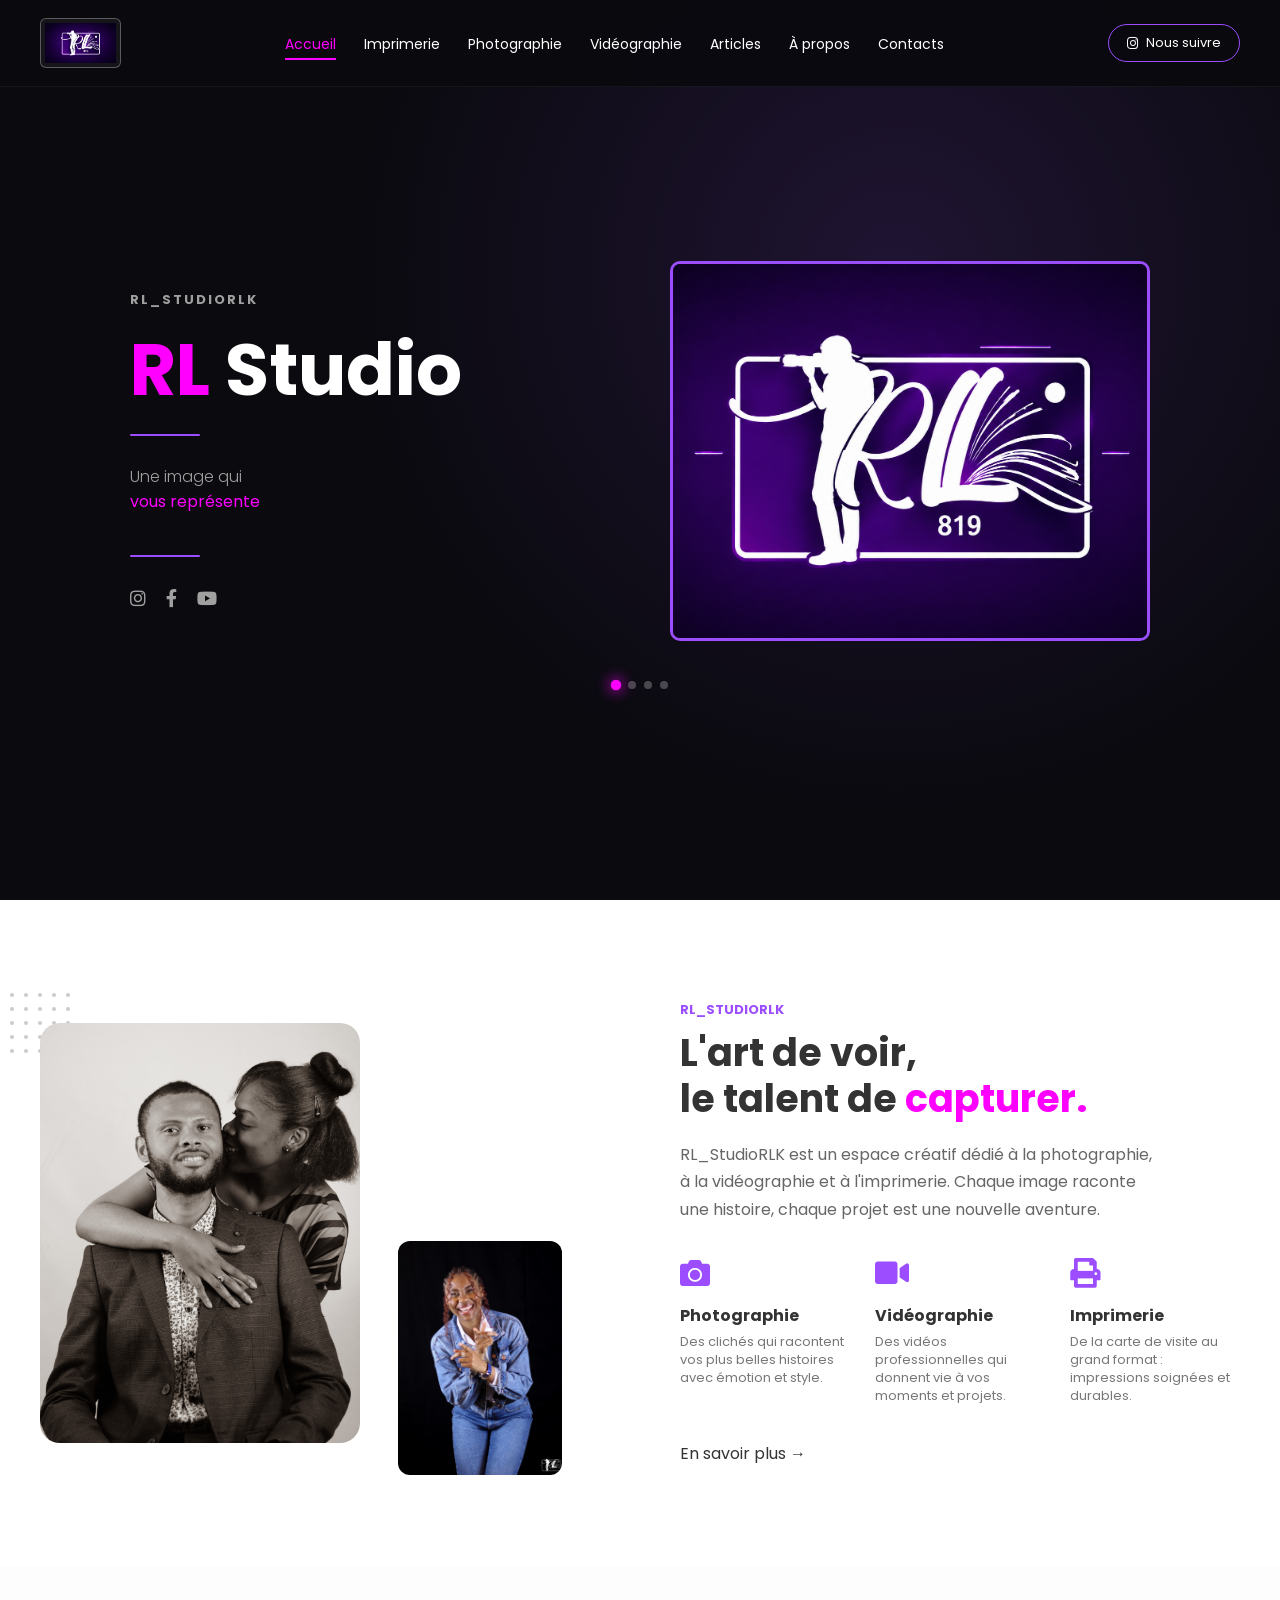
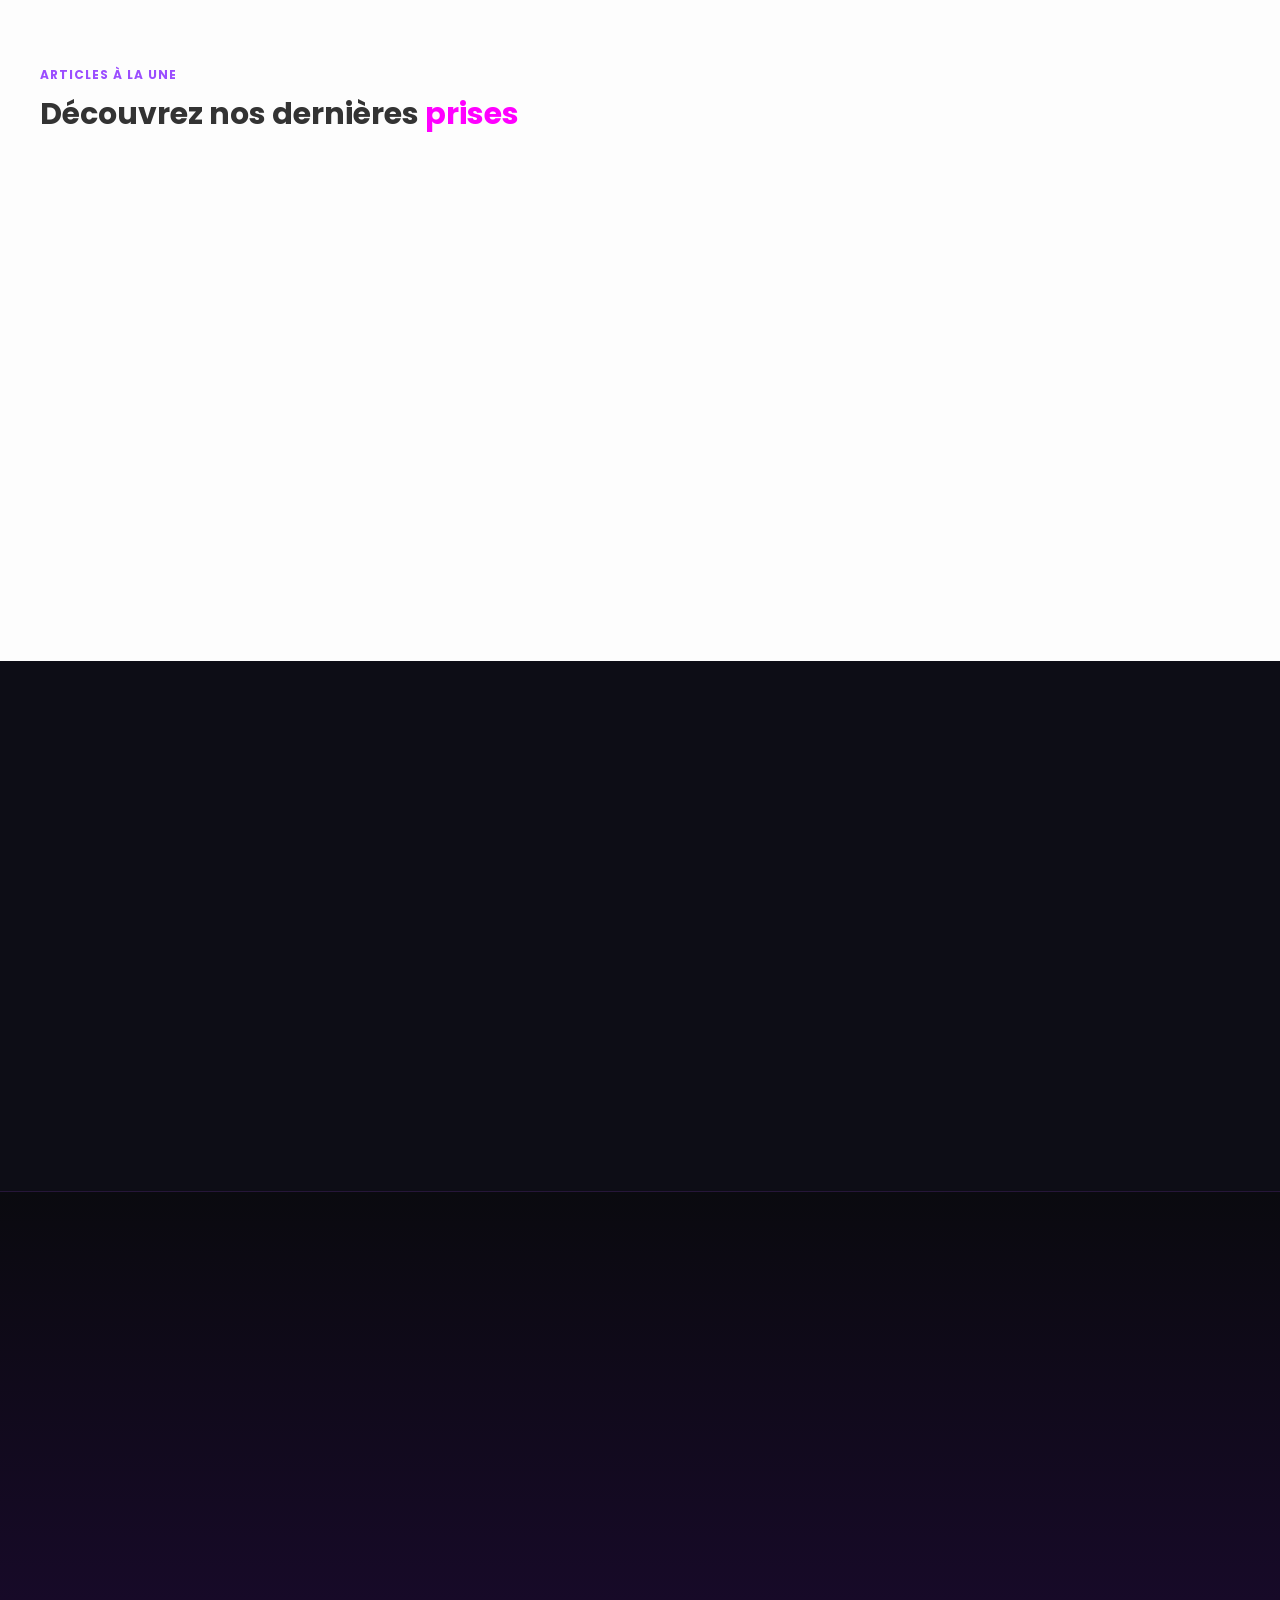
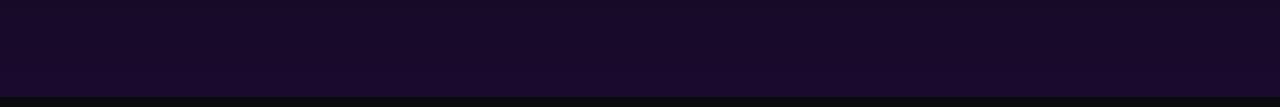
<file: index.html>
<!DOCTYPE html>
<html lang="fr">
<head>
    <meta charset="UTF-8">
    <meta name="viewport" content="width=device-width, initial-scale=1.0">
    <title>RL_STUDIORLK - Une image qui vous représente</title>
    <link rel="stylesheet" href="https://cdnjs.cloudflare.com/ajax/libs/font-awesome/5.15.3/css/all.min.css">
    <link href="https://fonts.googleapis.com/css2?family=Poppins:wght@300;400;500;600;700&display=swap" rel="stylesheet">
    <style>
        :root {
            --primary: #9b4dff;
            --primary-dark: #6a1b9a;
            --accent: #ff00ff;
            --bg-dark: #0a0a0f;
            --text-light: #ffffff;
            --text-gray: #a0a0a0;
            --nav-bg: rgba(10, 10, 15, 0.97);
        }

        * { margin: 0; padding: 0; box-sizing: border-box; font-family: 'Poppins', sans-serif; }

        body { background-color: var(--bg-dark); color: var(--text-light); overflow-x: hidden; }

        a { text-decoration: none; color: inherit; }
        ul { list-style: none; }

        .container { max-width: 1600px; margin: 0 auto; padding: 0 40px; }

        /* ===== SCROLL ANIMATIONS ===== */
        .reveal {
            opacity: 0;
            transform: translateX(-60px);
            transition: opacity 0.7s ease, transform 0.7s ease;
        }
        .reveal.from-right { transform: translateX(60px); }
        .reveal.from-bottom { transform: translateY(40px); }
        .reveal.visible { opacity: 1; transform: translate(0, 0); }
        .reveal.delay-1 { transition-delay: 0.1s; }
        .reveal.delay-2 { transition-delay: 0.2s; }
        .reveal.delay-3 { transition-delay: 0.3s; }
        .reveal.delay-4 { transition-delay: 0.4s; }
        .reveal.delay-5 { transition-delay: 0.5s; }
        .reveal.delay-6 { transition-delay: 0.6s; }

        /* ===== NAVBAR ===== */
        nav {
            position: fixed;
            top: 0; left: 0; right: 0;
            z-index: 1000;
            background: var(--nav-bg);
            padding: 18px 0;
            border-bottom: 1px solid rgba(255,255,255,0.05);
            backdrop-filter: blur(10px);
        }

        nav .container { display: flex; justify-content: space-between; align-items: center; }

        .logo { font-weight: 700; font-size: 22px; display: flex; align-items: center; gap: 10px; z-index: 1100; position: relative; }
        .logo-box { border: 1px solid rgba(255,255,255,0.3); padding: 4px; border-radius: 6px; display: flex; align-items: center; justify-content: center; background: rgba(255,255,255,0.05); }
        .logo-box img { height: 40px; width: auto; display: block; object-fit: contain; }

        .nav-links { display: flex; gap: 28px; }
        .nav-links li a { font-size: 14px; font-weight: 400; transition: color 0.3s; }
        .nav-links li a:hover { color: var(--primary); }
        .nav-links li a.active { color: var(--accent); border-bottom: 2px solid var(--accent); padding-bottom: 4px; }

        .btn-follow {
            border: 1px solid var(--primary);
            padding: 8px 18px;
            border-radius: 20px;
            display: flex;
            align-items: center;
            gap: 8px;
            font-size: 13px;
            transition: background 0.3s, color 0.3s;
            white-space: nowrap;
        }
        .btn-follow:hover { background: var(--primary); color: white; }

        /* Bouton fermer DANS le menu */
        .mobile-close {
            position: absolute;
            top: 24px;
            right: 24px;
            width: 44px;
            height: 44px;
            background: rgba(255,255,255,0.08);
            border: 1px solid rgba(255,255,255,0.25);
            border-radius: 50%;
            display: flex;
            justify-content: center;
            align-items: center;
            cursor: pointer;
            z-index: 10;
            padding: 0;
            transition: background 0.3s, border-color 0.3s;
        }
        .mobile-close:hover { background: rgba(255,255,255,0.15); border-color: white; }
        .mobile-close span {
            display: block;
            width: 20px;
            height: 2px;
            background: #ffffff;
            border-radius: 2px;
            position: absolute;
        }
        .mobile-close span:nth-child(1) { transform: rotate(45deg); }
        .mobile-close span:nth-child(2) { transform: rotate(-45deg); }

        /* ===== HAMBURGER BUTTON ===== */
        .hamburger {
            display: none;
            flex-direction: column;
            justify-content: center;
            align-items: center;
            gap: 5px;
            width: 40px;
            height: 40px;
            cursor: pointer;
            z-index: 1200;
            position: relative;
            border: 1px solid rgba(255,255,255,0.15);
            border-radius: 8px;
            padding: 8px;
            background: transparent;
            transition: border-color 0.3s;
        }
        .hamburger:hover { border-color: var(--primary); }
        .hamburger.open { border-color: rgba(255,255,255,0.5); background: rgba(255,255,255,0.05); }

        .hamburger span {
            display: block;
            width: 22px;
            height: 2px;
            background: #ffffff;
            border-radius: 2px;
            transition: all 0.35s cubic-bezier(0.4, 0, 0.2, 1);
            transform-origin: center;
        }

        .hamburger.open span {
            background: #ffffff;
        }

        .hamburger.open span:nth-child(1) { transform: translateY(7px) rotate(45deg); }
        .hamburger.open span:nth-child(2) { opacity: 0; transform: scaleX(0); }
        .hamburger.open span:nth-child(3) { transform: translateY(-7px) rotate(-45deg); }

        /* ===== MOBILE MENU OVERLAY ===== */
        .mobile-menu {
            display: none;
            position: fixed;
            top: 0; left: 0; right: 0; bottom: 0;
            background: var(--bg-dark);
            z-index: 1100;
            flex-direction: column;
            justify-content: center;
            align-items: center;
            gap: 0;
            opacity: 0;
            pointer-events: none;
            transition: opacity 0.4s ease;
        }

        .mobile-menu.open {
            opacity: 1;
            pointer-events: all;
        }

        .mobile-menu::before {
            content: '';
            position: absolute;
            top: -200px; right: -200px;
            width: 600px; height: 600px;
            background: radial-gradient(circle, rgba(155,77,255,0.12) 0%, transparent 70%);
            pointer-events: none;
        }
        .mobile-menu::after {
            content: '';
            position: absolute;
            bottom: -200px; left: -200px;
            width: 500px; height: 500px;
            background: radial-gradient(circle, rgba(255,0,255,0.08) 0%, transparent 70%);
            pointer-events: none;
        }

        .mobile-nav-links {
            display: flex;
            flex-direction: column;
            align-items: center;
            gap: 8px;
            width: 100%;
            padding: 0 30px;
            position: relative;
            z-index: 1;
        }

        .mobile-nav-links li {
            width: 100%;
            text-align: center;
            opacity: 0;
            transform: translateY(20px);
            transition: opacity 0.4s ease, transform 0.4s ease;
        }

        .mobile-menu.open .mobile-nav-links li {
            opacity: 1;
            transform: translateY(0);
        }

        .mobile-menu.open .mobile-nav-links li:nth-child(1) { transition-delay: 0.1s; }
        .mobile-menu.open .mobile-nav-links li:nth-child(2) { transition-delay: 0.17s; }
        .mobile-menu.open .mobile-nav-links li:nth-child(3) { transition-delay: 0.24s; }
        .mobile-menu.open .mobile-nav-links li:nth-child(4) { transition-delay: 0.31s; }
        .mobile-menu.open .mobile-nav-links li:nth-child(5) { transition-delay: 0.38s; }
        .mobile-menu.open .mobile-nav-links li:nth-child(6) { transition-delay: 0.45s; }

        .mobile-nav-links li a {
            display: block;
            font-size: 28px;
            font-weight: 600;
            color: white;
            padding: 14px 0;
            letter-spacing: 1px;
            transition: color 0.3s;
            border-bottom: 1px solid rgba(255,255,255,0.06);
        }
        .mobile-nav-links li:last-child a { border-bottom: none; }
        .mobile-nav-links li a:hover { color: var(--accent); }
        .mobile-nav-links li a.active { color: var(--accent); }

        .mobile-follow {
            margin-top: 40px;
            opacity: 0;
            transform: translateY(20px);
            transition: opacity 0.4s ease 0.55s, transform 0.4s ease 0.55s;
            position: relative;
            z-index: 1;
        }

        .mobile-menu.open .mobile-follow {
            opacity: 1;
            transform: translateY(0);
        }

        .mobile-follow a {
            display: flex;
            align-items: center;
            gap: 10px;
            background: linear-gradient(90deg, #9b4dff, #ff00ff);
            padding: 14px 40px;
            border-radius: 30px;
            font-size: 15px;
            font-weight: 600;
            color: white;
        }

        .mobile-social {
            display: flex;
            gap: 24px;
            margin-top: 30px;
            opacity: 0;
            transform: translateY(20px);
            transition: opacity 0.4s ease 0.62s, transform 0.4s ease 0.62s;
            position: relative;
            z-index: 1;
        }
        .mobile-menu.open .mobile-social { opacity: 1; transform: translateY(0); }
        .mobile-social a { color: var(--text-gray); font-size: 20px; transition: color 0.3s; }
        .mobile-social a:hover { color: var(--accent); }

        /* ===== HERO ===== */
        .hero {
            padding-top: 140px;
            padding-bottom: 100px;
            min-height: 100vh;
            display: flex;
            align-items: center;
            background: radial-gradient(circle at 70% 30%, rgba(155,77,255,0.15) 0%, rgba(10,10,15,0) 50%);
        }

        .hero-content { display: flex; justify-content: space-between; align-items: center; width: 100%; gap: 40px; }
        .hero-text { flex: 1; max-width: 500px; }

        .hero-text h4 { color: var(--text-gray); font-size: 13px; text-transform: uppercase; margin-bottom: 20px; letter-spacing: 2px; }

        .hero-text h1 { font-size: 72px; line-height: 1.1; margin-bottom: 24px; font-weight: 700; }
        .hero-text h1 .rl-accent { color: var(--accent); }

        .hero-divider { width: 70px; height: 2px; background: var(--primary); border-radius: 2px; margin-bottom: 28px; }

        .hero-slogan { font-size: 42px; font-weight: 300; line-height: 1.2; color: var(--text-light); margin-bottom: 28px; }
        .hero-slogan span { color: var(--accent); display: block; font-weight: 400; }

        .hero-text p { color: var(--text-gray); font-size: 16px; margin-bottom: 40px; line-height: 1.6; }

        .social-icons { display: flex; gap: 20px; }
        .social-icons a { color: var(--text-gray); font-size: 18px; transition: color 0.3s; }
        .social-icons a:hover { color: var(--accent); }

        .hero-image { flex: 1; position: relative; display: flex; flex-direction: column; align-items: flex-end; }

        .hero-image-wrapper {
            position: relative;
            width: 480px; height: 380px;
            border: 3px solid var(--primary);
            border-radius: 10px;
            display: flex; justify-content: center; align-items: center;
            overflow: hidden;
        }
        .hero-image-wrapper::before, .hero-image-wrapper::after {
            content: ''; position: absolute; background: var(--primary); height: 2px; width: 40px; z-index: 5;
        }
        .hero-image-wrapper::before { left: -55px; }
        .hero-image-wrapper::after { right: -55px; }

        .hero-image-wrapper img { width: 100%; height: 100%; object-fit: cover; object-position: center; position: relative; z-index: 2; }

        /* Balayage lumineux qui traverse l'image à l'entrée de chaque slide */
        .hero-image-wrapper .hero-shine {
            position: absolute;
            inset: 0;
            z-index: 6;
            pointer-events: none;
            background: linear-gradient(115deg, transparent 42%, rgba(255,255,255,0.55) 50%, transparent 58%);
            transform: translateX(-130%);
        }

        /* Flash / onde de choc derrière l'image, façon "explosion" lumineuse */
        .hero-image-wrapper .hero-burst {
            position: absolute;
            inset: -30%;
            border-radius: 50%;
            background: radial-gradient(circle, rgba(255,0,255,0.65) 0%, rgba(155,77,255,0.35) 35%, transparent 70%);
            z-index: 1;
            opacity: 0;
            transform: scale(0.3);
            pointer-events: none;
        }

        /* ===== CARROUSEL HERO COMPLET ===== */
        .hero-carousel-outer {
            display: grid;
            width: 100%;
        }
        .hero-carousel-outer .hero-content {
            grid-column: 1;
            grid-row: 1;
            opacity: 0;
            pointer-events: none;
        }
        .hero-carousel-outer .hero-content.active {
            opacity: 1;
            pointer-events: auto;
        }

        .hero-carousel-outer .hero-content.entering {
            animation: heroContentIn 0.95s cubic-bezier(0.16, 1, 0.3, 1) forwards;
        }
        @keyframes heroContentIn {
            0%   { opacity: 0; transform: scale(1.08); filter: blur(6px); }
            55%  { opacity: 1; }
            100% { opacity: 1; transform: scale(1); filter: blur(0); }
        }

        .hero-carousel-outer .hero-content.leaving {
            animation: heroContentOut 0.55s cubic-bezier(0.55, 0, 1, 0.45) forwards;
        }
        @keyframes heroContentOut {
            0%   { opacity: 1; transform: scale(1); filter: blur(0); }
            100% { opacity: 0; transform: scale(0.92); filter: blur(5px); }
        }

        .hero-content.entering .hero-text > * {
            opacity: 0;
            animation: heroTextIn 0.7s cubic-bezier(0.16, 1, 0.3, 1) forwards;
        }
        .hero-content.entering .hero-text > *:nth-child(1) { animation-delay: 0.05s; }
        .hero-content.entering .hero-text > *:nth-child(2) { animation-delay: 0.13s; }
        .hero-content.entering .hero-text > *:nth-child(3) { animation-delay: 0.21s; }
        .hero-content.entering .hero-text > *:nth-child(4) { animation-delay: 0.29s; }
        .hero-content.entering .hero-text > *:nth-child(5) { animation-delay: 0.37s; }
        .hero-content.entering .hero-text > *:nth-child(6) { animation-delay: 0.45s; }
        @keyframes heroTextIn {
            0%   { opacity: 0; transform: translateY(22px); }
            100% { opacity: 1; transform: translateY(0); }
        }

        .hero-content.entering .hero-text h1 {
            animation-name: heroTitleIn;
        }
        @keyframes heroTitleIn {
            0%   { opacity: 0; transform: translateY(22px) scale(0.94); }
            65%  { opacity: 1; transform: translateY(0) scale(1.02); }
            100% { opacity: 1; transform: translateY(0) scale(1); }
        }

        .hero-content.entering .hero-shine {
            animation: heroShineSweep 0.9s ease-out 0.15s forwards;
        }
        @keyframes heroShineSweep {
            0%   { transform: translateX(-130%); }
            100% { transform: translateX(130%); }
        }
        .hero-content.entering .hero-burst {
            animation: heroBurstFlash 0.75s cubic-bezier(0.16, 1, 0.3, 1) forwards;
        }
        @keyframes heroBurstFlash {
            0%   { opacity: 0.9; transform: scale(0.3); }
            60%  { opacity: 0.4; }
            100% { opacity: 0; transform: scale(1.9); }
        }
        .hero-content.entering .hero-image-wrapper img {
            animation: heroImageIn 0.9s cubic-bezier(0.16, 1, 0.3, 1) forwards;
        }
        @keyframes heroImageIn {
            0%   { opacity: 0; transform: scale(1.18) rotate(-1.2deg); }
            60%  { opacity: 1; }
            100% { opacity: 1; transform: scale(1) rotate(0deg); }
        }

        .hero-carousel-dots {
            display: flex;
            gap: 8px;
            justify-content: center;
            margin-top: 30px;
        }
        .hero-carousel-dots button {
            width: 8px;
            height: 8px;
            border-radius: 50%;
            border: none;
            background: rgba(255,255,255,0.25);
            cursor: pointer;
            padding: 0;
            transition: background 0.3s, transform 0.3s, box-shadow 0.3s;
        }
        .hero-carousel-dots button.active {
            background: var(--accent);
            transform: scale(1.3);
            box-shadow: 0 0 10px 2px rgba(255,0,255,0.55);
        }


        /* ===== ABOUT ===== */
        .about { background: white; color: #333; padding: 100px 0; }
        .about-content { display: flex; gap: 80px; align-items: center; }

        .about-images { flex: 1; position: relative; display: flex; min-height: 400px; }

        .dots-grid { position: absolute; top: -30px; left: -30px; display: grid; grid-template-columns: repeat(5,1fr); gap: 10px; z-index: 0; }
        .dot { width: 4px; height: 4px; background: #ccc; border-radius: 50%; }

        .main-about-img { width: 320px; height: 420px; object-fit: cover; border-radius: 20px; position: relative; z-index: 1; }

        .overlay-about-img {
            width: 180px; height: 250px; object-fit: cover; border-radius: 20px;
            position: absolute; bottom: -40px; right: 30px; z-index: 2; border: 8px solid white;
        }

        .about-text { flex: 1; }
        .about-text h4 { color: var(--primary); font-size: 13px; margin-bottom: 10px; }
        .about-text h2 { font-size: 38px; line-height: 1.2; margin-bottom: 20px; }
        .about-text h2 span { color: var(--accent); }
        .about-text > p { color: #666; margin-bottom: 35px; max-width: 480px; line-height: 1.7; }

        .services { display: grid; grid-template-columns: repeat(3,1fr); gap: 25px; margin-bottom: 35px; }
        .service-item h5 { font-size: 16px; margin: 12px 0 5px; }
        .service-item p { font-size: 13px; color: #777; line-height: 1.4; }
        .service-icon { font-size: 30px; color: var(--primary); }

        /* ===== ARTICLES ===== */
        .articles { padding: 100px 0; background: #fdfdfd; color: #333; }

        .section-header { display: flex; justify-content: space-between; align-items: flex-end; margin-bottom: 40px; gap: 20px; }
        .section-header h4 { color: var(--primary); font-size: 12px; margin-bottom: 8px; text-transform: uppercase; letter-spacing: 1px; }
        .section-header h2 { font-size: 30px; }
        .section-header h2 span { color: var(--accent); }

        .article-grid { display: grid; grid-template-columns: repeat(4,1fr); gap: 20px; }

        .article-card { background: white; border-radius: 15px; overflow: hidden; box-shadow: 0 10px 30px rgba(0,0,0,0.07); transition: transform 0.3s; }
        .article-card:hover { transform: translateY(-8px); }

        .article-img {
            height: 240px;
            overflow: hidden;
            position: relative;
            background: #f5f5f5;
            border-radius: 18px 18px 0 0;
        }
        .article-img img {
            width: 100%;
            height: 100%;
            object-fit: contain;
            object-position: center;
            display: block;
            padding: 10px;
            box-sizing: border-box;
            border-radius: 18px;
            transition: transform 0.4s;
        }
        .article-card:hover .article-img img { transform: scale(1.04); }

        .badge { position: absolute; bottom: 10px; left: 10px; background: var(--primary); color: white; padding: 4px 12px; border-radius: 15px; font-size: 10px; text-transform: uppercase; }

        .article-info { padding: 18px; }
        .article-info h3 { font-size: 15px; margin-bottom: 8px; }
        .article-info p { font-size: 12px; color: #777; margin-bottom: 16px; line-height: 1.5; }
        .article-date { font-size: 11px; color: #aaa; }

        /* ===== EVENTS ===== */
        .events { background: #0d0d16; padding: 100px 0; scroll-margin-top: 90px; }
        .events-slider { display: flex; gap: 20px; align-items: center; }

        .event-card {
            flex: 1;
            background: linear-gradient(135deg, rgba(255,255,255,0.05) 0%, rgba(255,255,255,0.02) 100%);
            border-radius: 15px; padding: 28px; display: flex; gap: 20px;
            overflow: hidden; min-height: 190px;
            border: 1px solid rgba(255,255,255,0.06);
        }
        .event-card.featured { background: linear-gradient(135deg, rgba(155,77,255,0.2) 0%, rgba(255,0,255,0.1) 100%); border-color: rgba(155,77,255,0.3); }

        .event-date-box { background: white; color: #333; border-radius: 10px; padding: 12px; text-align: center; min-width: 65px; height: fit-content; }
        .event-date-box .day { font-size: 22px; font-weight: 700; display: block; }
        .event-date-box .month { font-size: 11px; font-weight: 600; text-transform: uppercase; }

        .event-details h3 { font-size: 17px; margin-bottom: 8px; }
        .event-location { font-size: 12px; color: var(--text-gray); margin-bottom: 8px; display: flex; align-items: center; gap: 5px; }
        .event-details p { font-size: 12px; color: var(--text-gray); margin-bottom: 18px; max-width: 200px; }

        .btn-sm-white { background: white; color: #333; padding: 6px 15px; border-radius: 20px; font-size: 11px; font-weight: 600; display: inline-block; transition: background 0.3s; }
        .btn-sm-white:hover { background: var(--primary); color: white; }

        .slider-arrow { width: 40px; height: 40px; border-radius: 50%; border: 1px solid rgba(255,255,255,0.2); display: flex; justify-content: center; align-items: center; cursor: pointer; flex-shrink: 0; transition: border-color 0.3s, background 0.3s; }
        .slider-arrow:hover { border-color: var(--primary); background: rgba(155,77,255,0.15); }

        /* ===== FOOTER ===== */
        footer { padding: 80px 0 30px; background: linear-gradient(to bottom, #0a0a0f, #1a0a2e); border-top: 1px solid rgba(255,255,255,0.05); }

        .footer-grid { display: grid; grid-template-columns: 2fr 1fr 1fr 2fr; gap: 50px; margin-bottom: 60px; }

        .footer-logo-desc p { font-size: 13px; color: var(--text-gray); margin-top: 20px; max-width: 250px; line-height: 1.7; }
        .footer-col h4 { font-size: 14px; margin-bottom: 22px; color: var(--text-light); }
        .footer-col ul li { margin-bottom: 10px; }
        .footer-col ul li a { font-size: 13px; color: var(--text-gray); transition: color 0.3s; }
        .footer-col ul li a:hover { color: var(--primary); }
        .footer-contact p { font-size: 13px; color: var(--text-gray); margin-bottom: 10px; display: flex; align-items: center; gap: 10px; }

        .footer-bottom { border-top: 1px solid rgba(255,255,255,0.05); padding-top: 28px; text-align: center; font-size: 12px; color: var(--text-gray); }

        /* ===================================================== */
        /*        RESPONSIVE — TABLETTE (largeur ≤ 900px)         */
        /* ===================================================== */
        @media (max-width: 900px) {
            /* --- Navigation --- */
            .nav-links, .btn-follow { display: none; }
            .hamburger { display: flex; }
            .mobile-menu { display: flex; }

            .container { padding: 0 28px; }

            /* --- Hero : layout empilé, tout centré --- */
            .hero-content { flex-direction: column; text-align: center; gap: 50px; }
            .hero-text { max-width: 100%; }
            .hero-text h1 { font-size: 52px; }
            .hero-slogan { font-size: 34px; }
            .hero-divider { margin-left: auto; margin-right: auto; }
            .social-icons { justify-content: center; }
            .hero-image { justify-content: center; width: 100%; align-items: center; }
            .hero-image-wrapper { width: 100%; max-width: 420px; height: 320px; }
            .hero-image-wrapper::before, .hero-image-wrapper::after { display: none; }

            /* --- About --- */
            .about-content { flex-direction: column; gap: 60px; }
            .about-images { justify-content: center; min-height: 350px; }
            .main-about-img { width: 280px; height: 360px; }
            .overlay-about-img { width: 150px; height: 210px; right: 10px; bottom: -30px; }
            .about-text { text-align: center; }
            .about-text > p { margin-left: auto; margin-right: auto; }
            .about-text h2 { font-size: 32px; }
            .services { grid-template-columns: repeat(3,1fr); }

            /* --- Articles / Events --- */
            .article-grid { grid-template-columns: repeat(2,1fr); }
            .article-img { height: 220px; }
            .section-header { flex-direction: column; align-items: flex-start; gap: 10px; }

            .events-slider { flex-direction: column; }
            .slider-arrow { display: none; }
            .event-card { width: 100%; }

            /* --- Footer : 2 colonnes, logo pleine largeur en haut --- */
            /* Icônes "Suivez-nous" et contact alignées à GAUCHE (jamais centrées) */
            .footer-grid { grid-template-columns: 1fr 1fr; gap: 40px; }
            .footer-logo-desc { grid-column: 1 / -1; }
            .footer-col { text-align: left; }
            .footer-col .social-icons { justify-content: flex-start; }
            .footer-contact p { justify-content: flex-start; }
        }

        /* ===================================================== */
        /*        RESPONSIVE — MOBILE (largeur ≤ 600px)          */
        /* ===================================================== */
        @media (max-width: 600px) {
            /* --- Hero --- */
            .hero { padding-top: 110px; padding-bottom: 70px; }
            .container { padding: 0 20px; }
            .hero-text h1 { font-size: 40px; }
            .hero-slogan { font-size: 28px; }
            .hero-text h4 { font-size: 12px; }
            .hero-text p { font-size: 14px; }
            .hero-image-wrapper { height: 260px; }

            /* --- About : services en pile verticale (icône à gauche, texte à droite) --- */
            .about { padding: 70px 0 90px; }
            .about-content { gap: 50px; }
            .about-images { min-height: 300px; }
            .main-about-img { width: 230px; height: 300px; border-radius: 16px; }
            .overlay-about-img { width: 130px; height: 180px; right: 5px; border-width: 5px; border-radius: 14px; }
            .about-text h2 { font-size: 26px; }
            .about-text { text-align: left; }
            .about-text > p { margin-left: 0; margin-right: 0; }
            .services { grid-template-columns: 1fr; gap: 22px; text-align: left; }
            .service-item { display: flex; align-items: flex-start; gap: 15px; }
            .service-item .service-icon { flex-shrink: 0; margin-top: 4px; }
            .service-item h5, .service-item p { margin: 0; }
            .service-item h5 { margin-bottom: 4px; }

            /* --- Articles / Events --- */
            .articles { padding: 70px 0; }
            .article-grid { grid-template-columns: 1fr; }
            .article-img { height: 240px; }

            .events { padding: 70px 0; }
            .event-card { flex-direction: column; gap: 15px; }
            .event-date-box { align-self: flex-start; min-width: auto; display: flex; gap: 6px; align-items: baseline; padding: 8px 14px; }
            .event-date-box .day { font-size: 18px; }
            .event-date-box .month { font-size: 12px; }

            /* --- Footer : 1 colonne, TOUT aligné à gauche (icônes incluses) --- */
            .footer-grid { grid-template-columns: 1fr; gap: 34px; }
            .footer-logo-desc { grid-column: 1; }
            .footer-col { text-align: left; }
            .footer-col h4 { margin-bottom: 16px; }
            .footer-col .social-icons {
                justify-content: flex-start; /* icônes Instagram/Facebook/YouTube collées à gauche */
                gap: 22px;
            }
            .footer-contact p {
                justify-content: flex-start;
                text-align: left;
            }
            .footer-bottom { text-align: center; font-size: 11px; }
            footer { padding: 60px 0 25px; }
        }
    </style>
</head>
<body>

    <!-- ==================== NAVBAR ==================== -->
    <nav>
        <div class="container">
            <div class="logo">
                <div class="logo-box">
                    <img src="LOGO.png" alt="RL Studio Logo">
                </div>
            </div>
            <ul class="nav-links">
                <li><a href="#" class="active">Accueil</a></li>
                <li><a href="imprimerie.html">Imprimerie</a></li>
                 <li><a href="photographie.html">Photographie</a></li>
                  <li><a href="vidéographie.html">Vidéographie</a></li>
                  <li><a href="articles.html">Articles</a></li>
                <li><a href="a propos.html">À propos</a></li>
                <li><a href="contacts.html">Contacts</a></li>
            </ul>

            <a href="https://www.instagram.com/rl_studiorlk/" class="btn-follow">
                <i class="fab fa-instagram"></i> Nous suivre
            </a>

            <button class="hamburger" id="hamburger" aria-label="Ouvrir le menu">
                <span></span>
                <span></span>
                <span></span>
            </button>
        </div>
    </nav>

    <!-- ==================== MOBILE MENU ==================== -->
    <div class="mobile-menu" id="mobileMenu">
        <button class="mobile-close" id="mobileClose" aria-label="Fermer le menu">
            <span></span>
            <span></span>
        </button>
        <ul class="mobile-nav-links">
            <li><a href="index.html" class="active">Accueil</a></li>
             <li><a href="imprimerie.html" >Imprimerie</a></li>
            <li><a href="photographie.html">Photographie</a></li>
            <li><a href="vidéographie.html">Vidéographie</a></li>
            <li><a href="articles.html">Articles</a></li>
            <li><a href="a propos.html">À propos</a></li>
            <li><a href="contacts.html">Contacts</a></li>
        </ul>
        <div class="mobile-follow">
            <a href="https://www.instagram.com/rl_studiorlk/" target="_blank">
                <i class="fab fa-instagram"></i> Nous suivre
            </a>
        </div>
        <div class="mobile-social">
            <a href="https://www.instagram.com/rl_studiorlk/" target="_blank"><i class="fab fa-instagram"></i></a>
            <a href="https://www.facebook.com/Rl819"><i class="fab fa-facebook-f"></i></a>
            <a href="#"><i class="fab fa-youtube"></i></a>
        </div>
    </div>

    <!-- ==================== HERO ==================== -->
    <section class="hero">
        <div class="container">
            <!-- =====================================================================
                 CARROUSEL HERO COMPLET — chaque slide = texte (label, titre, slogan)
                 + image, l'ensemble considéré comme UN SEUL bloc. Toutes les 3 secondes,
                 le bloc entier disparaît en fondu et un autre bloc complet le remplace.
                 Modifie le tableau "heroFullSlides" dans le script plus bas pour
                 changer les textes et les chemins d'images de chaque slide.
            ===================================================================== -->
            <div class="hero-carousel-outer" id="heroCarouselOuter"></div>
            <div class="hero-carousel-dots" id="heroCarouselDots"></div>
        </div>
    </section>

    <!-- ==================== ABOUT ==================== -->
    <section class="about">
        <div class="container">
            <div class="about-content">
                <div class="about-images reveal delay-1">
                    <div class="dots-grid">
                        <div class="dot"></div><div class="dot"></div><div class="dot"></div><div class="dot"></div><div class="dot"></div>
                        <div class="dot"></div><div class="dot"></div><div class="dot"></div><div class="dot"></div><div class="dot"></div>
                        <div class="dot"></div><div class="dot"></div><div class="dot"></div><div class="dot"></div><div class="dot"></div>
                        <div class="dot"></div><div class="dot"></div><div class="dot"></div><div class="dot"></div><div class="dot"></div>
                        <div class="dot"></div><div class="dot"></div><div class="dot"></div><div class="dot"></div><div class="dot"></div>
                    </div>
                    <img src="./Shooting Studio/RLSTUDIO_-59.jpg" alt="Studio work" class="main-about-img">
                    <img src="./Shooting Studio/RL819-63.jpg" alt="Camera lens" class="overlay-about-img">
                </div>
                <div class="about-text">
                    <h4 class="reveal delay-2">RL_STUDIORLK</h4>
                    <h2 class="reveal delay-3">L'art de voir, <br>le talent de <span>capturer.</span></h2>
                    <p class="reveal delay-4">RL_StudioRLK est un espace créatif dédié à la photographie, à la vidéographie et à l'imprimerie. Chaque image raconte une histoire, chaque projet est une nouvelle aventure.</p>
                    <div class="services">
                        <!-- Service 1 : Photographie -->
                        <div class="service-item reveal delay-3">
                            <i class="fas fa-camera service-icon"></i>
                            <h5>Photographie</h5>
                            <p>Des clichés qui racontent vos plus belles histoires avec émotion et style.</p>
                        </div>
                        <!-- Service 2 : Vidéographie -->
                        <div class="service-item reveal delay-4">
                            <i class="fas fa-video service-icon"></i>
                            <h5>Vidéographie</h5>
                            <p>Des vidéos professionnelles qui donnent vie à vos moments et projets.</p>
                        </div>
                        <!-- Service 3 : Imprimerie -->
                        <div class="service-item reveal delay-5">
                            <i class="fas fa-print service-icon"></i>
                            <h5>Imprimerie</h5>
                            <p>De la carte de visite au grand format : impressions soignées et durables.</p>
                        </div>
                    </div>
                    <a href="a propos.html" class="btn-primary reveal delay-5">En savoir plus &rarr;</a>
                </div>
            </div>
        </div>
    </section>

    <!-- ==================== ARTICLES ==================== -->
    <section class="articles">
        <div class="container">
            <div class="section-header">
                <div class="reveal delay-1">
                    <h4>ARTICLES À LA UNE</h4>
                    <h2>Découvrez nos dernières <span>prises</span></h2>
                </div>
               
            </div>
            <div class="article-grid">
                <div class="article-card reveal delay-1">
                    <div class="article-img">
                        <img src="rl prise 2.jpg" alt="rl prise 1">
                        <span class="badge" style="background:#9b4dff;">Psaumes d'eden</span>
                    </div>
                    <div class="article-info">
                        <h3>L'art de la lumière</h3>
                        <p>Comprendre et maitriser la lumière pour des clichés exceptionnels.</p>
                        <span class="article-date">12 juin 2025</span>
                    </div>
                </div>
                <div class="article-card reveal delay-2">
                    <div class="article-img">
                        <img src="prise rl.jpg" alt="rl prise 2">
                        <span class="badge" style="background:#8e44ad;">Instant avec Esther.</span>
                    </div>
                    <div class="article-info">
                        <h3>Sublimer vos produits</h3>
                        <p>Techniques de mise en scène pour valoriser vos articles.</p>
                        <span class="article-date">10 juin 2025</span>
                    </div>
                </div>
                <div class="article-card reveal delay-3">
                    <div class="article-img">
                        <img src="ESP2.jpg" alt="Events">
                        <span class="badge" style="background:#6a1b9a;">Instant avec Espérance</span>
                    </div>
                    <div class="article-info">
                        <h3>Immortaliser vos événements</h3>
                        <p>Nos conseils pour capturer l'énergie et l'émotion de vos événements.</p>
                        <span class="article-date">8 juin 2025</span>
                    </div>
                </div>
                <div class="article-card reveal delay-4">
                    <div class="article-img">
                        <img src="rl prise 3.jpg" alt="Tutorial">
                        <span class="badge" style="background:#4a148c;">L'émotion immortalisée</span>
                    </div>
                    <div class="article-info">
                        <h3>Les bases de la retouche</h3>
                        <p>Astuces et outils pour sublimer vos photos en post-production.</p>
                        <span class="article-date">5 juin 2025</span>
                    </div>
                </div>
            </div>
        </div>
    </section>

    <!-- ==================== EVENTS ==================== -->
    <section class="events" id="evenements">
        <div class="container">
            <div class="section-header">
                <div class="reveal delay-1">
                    <h4 style="color:var(--primary);">PROCHAINS ÉVÉNEMENTS</h4>
                    <h2 style="color:white;">Ne manquez aucun <span style="color:var(--accent);">événement</span></h2>
                </div>
                <a href="#" class="btn-link reveal from-right delay-2" style="color:white;">Voir tous les événements &rarr;</a>
            </div>
            <div class="events-slider">
                <div class="slider-arrow reveal delay-1"><i class="fas fa-chevron-left"></i></div>

                <div class="event-card featured reveal delay-2">
                    <div class="event-date-box">
                        <span class="day">20</span>
                        <span class="month">JUIN</span>
                    </div>
                    <div class="event-details">
                        <h3>Shooting photo</h3>
                        <div class="event-location"><i class="fas fa-map-marker-alt"></i>Rabat, Maroc</div>
                        <p>Une séance photo pensée pour capturer votre personnalité et mettre en valeur chaque instant.</p>
                        <a href="#" class="btn-sm-white">En savoir plus</a>
                    </div>
                </div>

                <div class="event-card reveal delay-3">
                    <div class="event-date-box">
                        <span class="day">24</span>
                        <span class="month">Oct.</span>
                    </div>
                    <div class="event-details">
                        <h3>Psaumes d'Eden</h3>
                        <div class="event-location"><i class="fas fa-map-marker-alt"></i> Rabat, Maroc</div>
                        <p>1e Édition du concert Psaumes d'Eden.</p>
                        <a href="#" class="btn-sm-white">En savoir plus</a>
                    </div>
                </div>



                <div class="slider-arrow reveal from-right delay-5" style="background:rgba(255,255,255,0.08);"><i class="fas fa-chevron-right"></i></div>
            </div>
        </div>
    </section>

    <!-- ==================== FOOTER ==================== -->
    <footer>
        <div class="container">
            <div class="footer-grid">
                <div class="footer-logo-desc reveal delay-1">
                    <div class="logo"><div class="logo-box"><img src="LOGO.png" alt="RL Studio Logo"></div></div>
                    <p>RL_StudioRLK, Capturez l'instant, partagez l'émotion.</p>
                </div>
                <div class="footer-col reveal delay-2">
                    <h4>Navigation</h4>
                    <ul>
                        <li><a href="index.html">Accueil</a></li>
                        <li><a href="imprimerie.html">Imprimerie</a></li>
                        <li><a href="photographie.html">Photographie</a></li>
                        <li><a href="vidéographie.html">Vidéographie</a></li>
                        <li><a href="articles.html">Articles</a></li>
                        <li><a href="a propos.html">À propos</a></li>
                        <li><a href="contacts.html">Contacts</a></li>
                    </ul>
                </div>

                <div class="footer-col reveal delay-4">
                    <h4>Suivez-nous</h4>
                    <div class="social-icons" style="margin-bottom:22px;">
                        <a href="https://www.instagram.com/rl_studiorlk/" target="_blank"><i class="fab fa-instagram"></i></a>
                        <a href="https://www.facebook.com/Rl819" target="_blank"><i class="fab fa-facebook-f"></i></a>
                        <a href="#" target="_blank"><i class="fab fa-youtube"></i></a>
                    </div>
                    <div class="footer-contact">
                        <p><i class="fas fa-map-marker-alt"></i> Rabat, Maroc</p>
                        <p><i class="far fa-envelope"></i> contact@rlstudiorlk.com</p>
                        <p><i class="fas fa-phone-alt"></i> +212 62 44 52 70 1</p>
                    </div>
                </div>
            </div>
            <div class="footer-bottom reveal from-bottom delay-2">
                &copy; 2025 RL_StudioRLK. Tous droits réservés.
            </div>
        </div>
    </footer>

    <script>
        /* ===== HAMBURGER MENU ===== */
        const hamburger = document.getElementById('hamburger');
        const mobileMenu = document.getElementById('mobileMenu');
        const mobileClose = document.getElementById('mobileClose');

        function openMenu() {
            hamburger.classList.add('open');
            mobileMenu.classList.add('open');
            document.body.style.overflow = 'hidden';
        }
        function closeMenu() {
            hamburger.classList.remove('open');
            mobileMenu.classList.remove('open');
            document.body.style.overflow = '';
        }

        hamburger.addEventListener('click', openMenu);
        mobileClose.addEventListener('click', closeMenu);

        mobileMenu.querySelectorAll('a').forEach(link => {
            link.addEventListener('click', closeMenu);
        });

        /* =====================================================================
           CARROUSEL HERO COMPLET
           -----------------------------------------------------------------
           Chaque objet = UNE slide entière (label + titre + slogan + image).
           Le tout apparaît/disparaît ensemble, comme un seul bloc.
           Modifie label/titleHTML/sloganHTML/image pour personnaliser chaque slide.
        ===================================================================== */
        const heroFullSlides = [
            {
                label: "RL_STUDIORLK",
                titleHTML: '<span class="rl-accent">RL</span> Studio',
                sloganHTML: 'Une image qui <span>vous représente</span>',
                image: "LOGO.png",
                imageAlt: "RL Studio Logo"
            },
            {
                label: "RL_STUDIORLK",
                titleHTML: '<span class="rl-accent">Mariage</span> & Amour',
                sloganHTML: 'Des souvenirs qui <span>durent toujours</span>',
                image: "./Photo Mariage/RL 819-74.jpg",
                imageAlt: "Photo mariage"
            },
            {
                label: "RL_STUDIORLK",
                titleHTML: '<span class="rl-accent">Portraits</span> & Studio',
                sloganHTML: 'Chaque visage a <span>son histoire</span>',
                image: "./Shooting Studio/RL819-18.jpg",
                imageAlt: "Photo portrait studio"
            },
            {
                label: "RL_STUDIORLK",
                titleHTML: '<span class="rl-accent">Voyages</span> & Culture',
                sloganHTML: 'Explorer et <span>immortaliser</span>',
                image: "./Photo Tourristique/RL819-47.jpg",
                imageAlt: "Photo voyage"
            }
        ];

        const heroCarouselOuter = document.getElementById('heroCarouselOuter');
        const heroDotsContainer = document.getElementById('heroCarouselDots');
        let heroCurrentIndex = 0;
        let heroAutoplayTimer = null;

        function renderHeroFullSlideMarkup(slide, i){
            const activeClass = i === 0 ? ' active' : '';
            return '<div class="hero-content' + activeClass + '">' +
                        '<div class="hero-text">' +
                            '<h4>' + slide.label + '</h4>' +
                            '<h1>' + slide.titleHTML + '</h1>' +
                            '<div class="hero-divider"></div>' +
                            '<p class="hero-slogan">' + slide.sloganHTML + '</p>' +
                            '<div class="hero-divider"></div>' +
                            '<div class="social-icons">' +
                                '<a href="https://www.instagram.com/rl_studiorlk/" target="_blank"><i class="fab fa-instagram"></i></a>' +
                                '<a href="https://www.facebook.com/Rl819" target="_blank"><i class="fab fa-facebook-f"></i></a>' +
                                '<a href="#"><i class="fab fa-youtube"></i></a>' +
                            '</div>' +
                        '</div>' +
                        '<div class="hero-image">' +
                            '<div class="hero-image-wrapper">' +
                                '<div class="hero-burst"></div>' +
                                '<img src="' + slide.image + '" alt="' + (slide.imageAlt || '') + '">' +
                                '<div class="hero-shine"></div>' +
                            '</div>' +
                        '</div>' +
                    '</div>';
        }

        function buildHeroCarousel(){
            heroCarouselOuter.innerHTML = heroFullSlides.map((slide, i) => renderHeroFullSlideMarkup(slide, i)).join('');

            heroDotsContainer.innerHTML = heroFullSlides.map((_, i) =>
                '<button class="' + (i === 0 ? 'active' : '') + '" data-index="' + i + '" aria-label="Aller à la slide ' + (i+1) + '"></button>'
            ).join('');

            heroDotsContainer.querySelectorAll('button').forEach(btn => {
                btn.addEventListener('click', () => {
                    goToHeroSlide(parseInt(btn.dataset.index, 10));
                    restartHeroAutoplay();
                });
            });
        }

        function goToHeroSlide(index){
            const slides = heroCarouselOuter.querySelectorAll('.hero-content');
            const dots = heroDotsContainer.querySelectorAll('button');
            if (index === heroCurrentIndex) return;

            const oldSlide = slides[heroCurrentIndex];
            const newSlide = slides[index];

            dots[heroCurrentIndex].classList.remove('active');
            dots[index].classList.add('active');

            oldSlide.classList.remove('entering');
            oldSlide.classList.add('leaving');

            newSlide.classList.add('active', 'entering');

            heroCurrentIndex = index;

            setTimeout(() => {
                oldSlide.classList.remove('active', 'leaving');
            }, 550);

            setTimeout(() => {
                newSlide.classList.remove('entering');
            }, 1000);
        }

        function nextHeroSlide(){
            const next = (heroCurrentIndex + 1) % heroFullSlides.length;
            goToHeroSlide(next);
        }

        function startHeroAutoplay(){
            heroAutoplayTimer = setInterval(nextHeroSlide, 3000);
        }

        function restartHeroAutoplay(){
            clearInterval(heroAutoplayTimer);
            startHeroAutoplay();
        }

        buildHeroCarousel();

        requestAnimationFrame(() => {
            const firstSlide = heroCarouselOuter.querySelector('.hero-content');
            if (firstSlide) {
                firstSlide.classList.add('entering');
                setTimeout(() => firstSlide.classList.remove('entering'), 1000);
            }
        });

        startHeroAutoplay();

        /* ===== SCROLL REVEAL ===== */
        const observer = new IntersectionObserver((entries) => {
            entries.forEach(entry => {
                if (entry.isIntersecting) {
                    entry.target.classList.add('visible');
                    observer.unobserve(entry.target);
                }
            });
        }, { threshold: 0.12, rootMargin: '0px 0px -40px 0px' });

        document.querySelectorAll('.reveal').forEach(el => observer.observe(el));

        window.addEventListener('load', () => {
            document.querySelectorAll('.hero .reveal').forEach(el => el.classList.add('visible'));
        });
    </script>
</body>
</html>
</file>
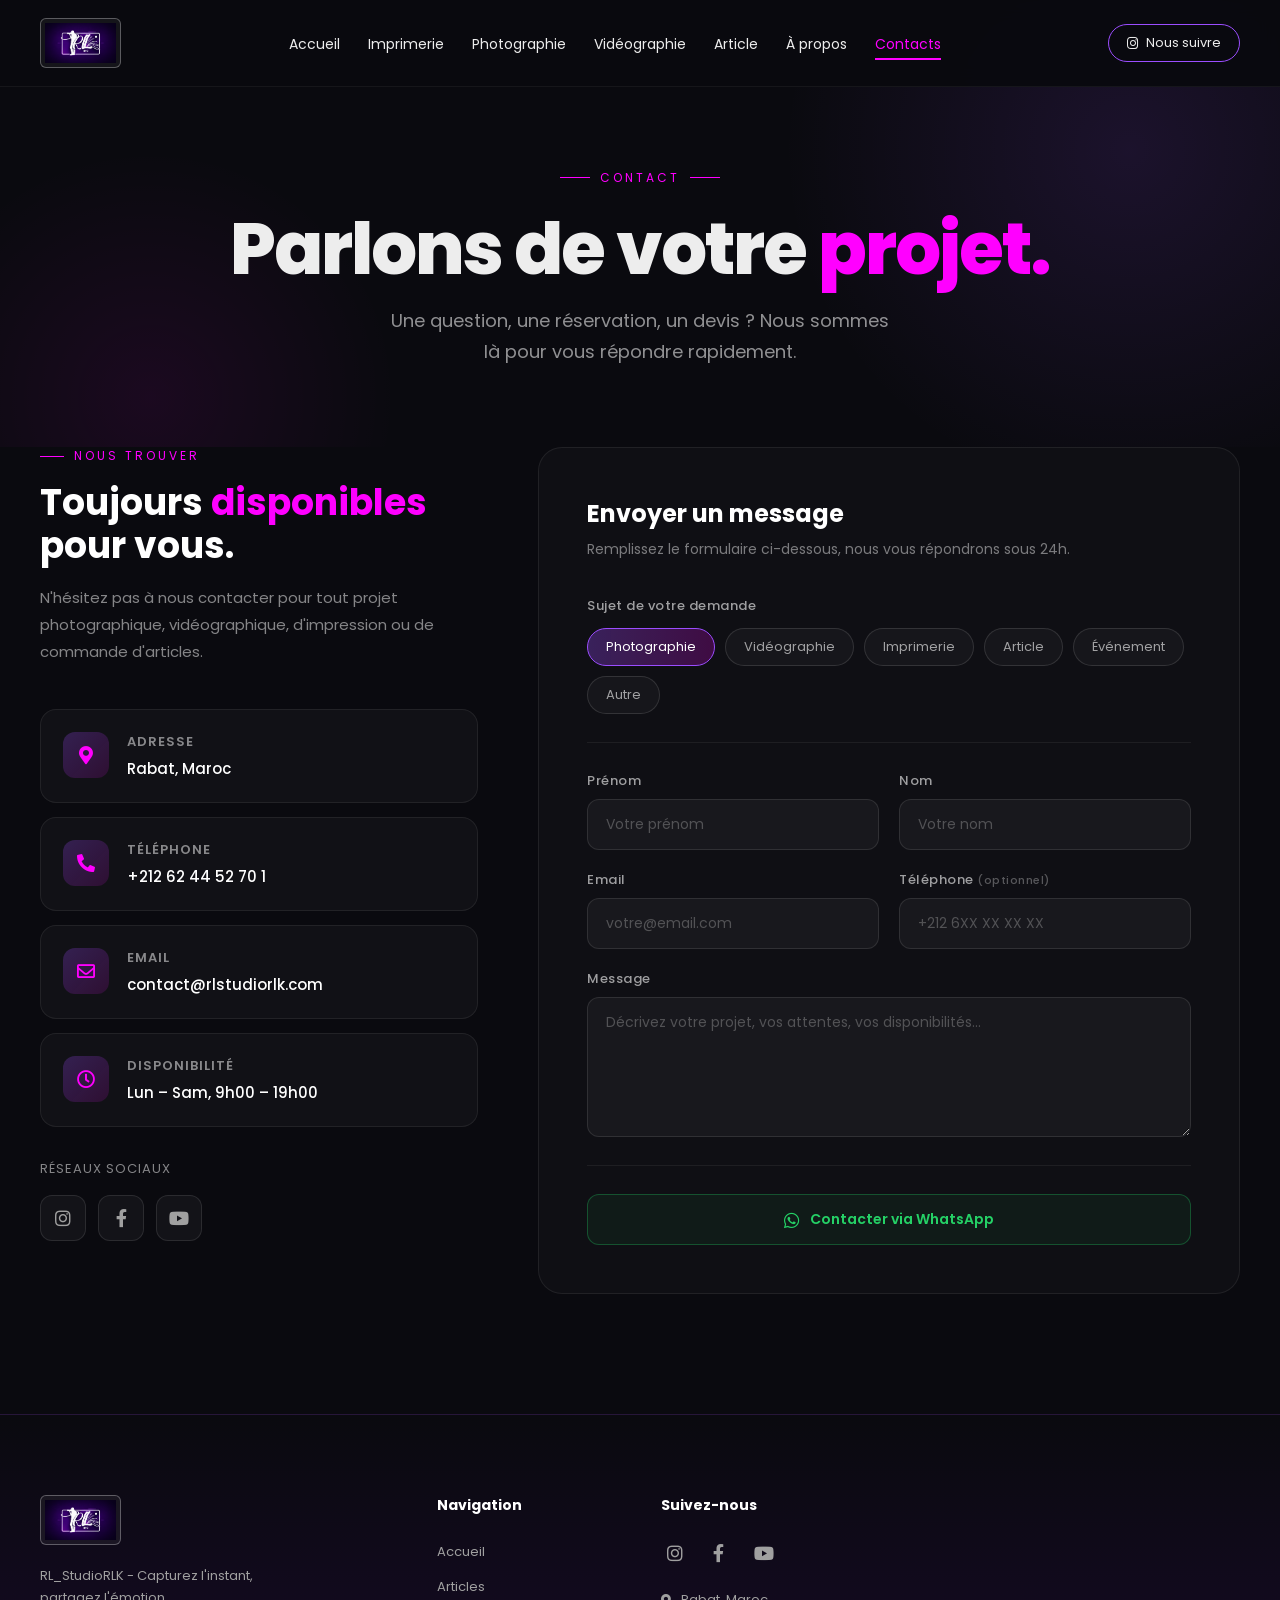
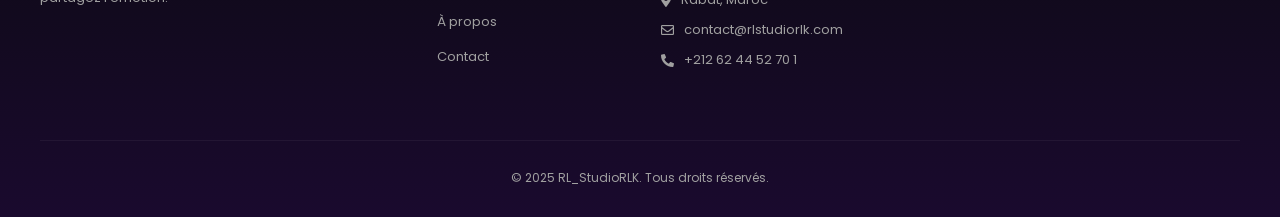
<file: contacts.html>
﻿<!DOCTYPE html>
<html lang="fr">
<head>
    <meta charset="UTF-8">
    <meta name="viewport" content="width=device-width, initial-scale=1.0">
    <title>RL_STUDIORLK - Contacts</title>
    <link rel="stylesheet" href="https://cdnjs.cloudflare.com/ajax/libs/font-awesome/5.15.3/css/all.min.css">
    <link href="https://fonts.googleapis.com/css2?family=Poppins:wght@300;400;500;600;700;800&display=swap" rel="stylesheet">
    <style>
        :root {
            --primary: #9b4dff;
            --accent: #ff00ff;
            --bg-dark: #0a0a0f;
            --text-light: #ffffff;
            --text-gray: #a0a0a0;
            --nav-bg: rgba(10, 10, 15, 0.97);
        }
        * { margin: 0; padding: 0; box-sizing: border-box; font-family: 'Poppins', sans-serif; }
        body { background-color: #0a0a0f; color: #ededed; overflow-x: hidden; }
        a { text-decoration: none; color: inherit; }
        ul { list-style: none; }
        .container { max-width: 1600px; margin: 0 auto; padding: 0 40px; }

        /* ===== ANIMATIONS ===== */
        .reveal { opacity: 0; transform: translateY(40px); transition: opacity 0.7s ease, transform 0.7s ease; }
        .reveal.from-left { transform: translateX(-60px); }
        .reveal.from-right { transform: translateX(60px); }
        .reveal.visible { opacity: 1; transform: translate(0, 0); }
        .reveal.delay-1 { transition-delay: 0.1s; }
        .reveal.delay-2 { transition-delay: 0.2s; }
        .reveal.delay-3 { transition-delay: 0.3s; }
        .reveal.delay-4 { transition-delay: 0.4s; }
        .reveal.delay-5 { transition-delay: 0.5s; }

        /* ===== NAVBAR ===== */
        nav { position: fixed; top: 0; left: 0; right: 0; z-index: 1000; background: var(--nav-bg); padding: 18px 0; border-bottom: 1px solid rgba(255,255,255,0.05); backdrop-filter: blur(10px); }
        nav .container { display: flex; justify-content: space-between; align-items: center; }
        .logo { font-weight: 700; font-size: 22px; display: flex; align-items: center; gap: 10px; z-index: 1100; position: relative; }
        .logo-box { border: 1px solid rgba(255,255,255,0.3); padding: 4px; border-radius: 6px; display: flex; align-items: center; justify-content: center; background: rgba(255,255,255,0.05); }
        .logo-box img { height: 40px; width: auto; display: block; object-fit: contain; }
        .nav-links { display: flex; gap: 28px; }
        .nav-links li a { font-size: 14px; font-weight: 400; transition: color 0.3s; }
        .nav-links li a:hover { color: var(--primary); }
        .nav-links li a.active { color: var(--accent); border-bottom: 2px solid var(--accent); padding-bottom: 4px; }
        .btn-follow { border: 1px solid var(--primary); padding: 8px 18px; border-radius: 20px; display: flex; align-items: center; gap: 8px; font-size: 13px; transition: background 0.3s, color 0.3s; white-space: nowrap; }
        .btn-follow:hover { background: var(--primary); color: white; }

        /* ===== HAMBURGER ===== */
        .mobile-close { position: absolute; top: 24px; right: 24px; width: 44px; height: 44px; background: rgba(255,255,255,0.08); border: 1px solid rgba(255,255,255,0.25); border-radius: 50%; display: flex; justify-content: center; align-items: center; cursor: pointer; z-index: 10; padding: 0; transition: background 0.3s, border-color 0.3s; }
        .mobile-close:hover { background: rgba(255,255,255,0.15); border-color: white; }
        .mobile-close span { display: block; width: 20px; height: 2px; background: #fff; border-radius: 2px; position: absolute; }
        .mobile-close span:nth-child(1) { transform: rotate(45deg); }
        .mobile-close span:nth-child(2) { transform: rotate(-45deg); }
        .hamburger { display: none; flex-direction: column; justify-content: center; align-items: center; gap: 5px; width: 40px; height: 40px; cursor: pointer; z-index: 1200; position: relative; border: 1px solid rgba(255,255,255,0.15); border-radius: 8px; padding: 8px; background: transparent; transition: border-color 0.3s; }
        .hamburger:hover { border-color: var(--primary); }
        .hamburger.open { border-color: rgba(255,255,255,0.5); background: rgba(255,255,255,0.05); }
        .hamburger span { display: block; width: 22px; height: 2px; background: #fff; border-radius: 2px; transition: all 0.35s cubic-bezier(0.4,0,0.2,1); transform-origin: center; }
        .hamburger.open span:nth-child(1) { transform: translateY(7px) rotate(45deg); }
        .hamburger.open span:nth-child(2) { opacity: 0; transform: scaleX(0); }
        .hamburger.open span:nth-child(3) { transform: translateY(-7px) rotate(-45deg); }
        .mobile-menu { display: none; position: fixed; top: 0; left: 0; right: 0; bottom: 0; background: var(--bg-dark); z-index: 1100; flex-direction: column; justify-content: center; align-items: center; opacity: 0; pointer-events: none; transition: opacity 0.4s ease; }
        .mobile-menu.open { opacity: 1; pointer-events: all; }
        .mobile-menu::before { content: ''; position: absolute; top: -200px; right: -200px; width: 600px; height: 600px; background: radial-gradient(circle, rgba(155,77,255,0.12) 0%, transparent 70%); pointer-events: none; }
        .mobile-menu::after { content: ''; position: absolute; bottom: -200px; left: -200px; width: 500px; height: 500px; background: radial-gradient(circle, rgba(255,0,255,0.08) 0%, transparent 70%); pointer-events: none; }
        .mobile-nav-links { display: flex; flex-direction: column; align-items: center; gap: 8px; width: 100%; padding: 0 30px; position: relative; z-index: 1; }
        .mobile-nav-links li { width: 100%; text-align: center; opacity: 0; transform: translateY(20px); transition: opacity 0.4s ease, transform 0.4s ease; }
        .mobile-menu.open .mobile-nav-links li { opacity: 1; transform: translateY(0); }
        .mobile-menu.open .mobile-nav-links li:nth-child(1){transition-delay:.1s}
        .mobile-menu.open .mobile-nav-links li:nth-child(2){transition-delay:.17s}
        .mobile-menu.open .mobile-nav-links li:nth-child(3){transition-delay:.24s}
        .mobile-menu.open .mobile-nav-links li:nth-child(4){transition-delay:.31s}
        .mobile-menu.open .mobile-nav-links li:nth-child(5){transition-delay:.38s}
        .mobile-menu.open .mobile-nav-links li:nth-child(6){transition-delay:.45s}
        .mobile-menu.open .mobile-nav-links li:nth-child(7){transition-delay:.52s}
        .mobile-menu.open .mobile-nav-links li:nth-child(8){transition-delay:.59s}
        .mobile-nav-links li a { display: block; font-size: 28px; font-weight: 600; color: white; padding: 14px 0; letter-spacing: 1px; transition: color 0.3s; border-bottom: 1px solid rgba(255,255,255,0.06); }
        .mobile-nav-links li:last-child a { border-bottom: none; }
        .mobile-nav-links li a:hover, .mobile-nav-links li a.active { color: var(--accent); }
        .mobile-follow { margin-top: 40px; opacity: 0; transform: translateY(20px); transition: opacity 0.4s ease 0.55s, transform 0.4s ease 0.55s; position: relative; z-index: 1; }
        .mobile-menu.open .mobile-follow { opacity: 1; transform: translateY(0); }
        .mobile-follow a { display: flex; align-items: center; gap: 10px; background: linear-gradient(90deg,#9b4dff,#ff00ff); padding: 14px 40px; border-radius: 30px; font-size: 15px; font-weight: 600; color: white; }
        .mobile-social { display: flex; gap: 24px; margin-top: 30px; opacity: 0; transform: translateY(20px); transition: opacity 0.4s ease 0.62s, transform 0.4s ease 0.62s; position: relative; z-index: 1; }
        .mobile-menu.open .mobile-social { opacity: 1; transform: translateY(0); }
        .mobile-social a { color: var(--text-gray); font-size: 20px; transition: color 0.3s; }
        .mobile-social a:hover { color: var(--accent); }

        /* ===== HERO CONTACT ===== */
        .hero-contact {
            padding: 160px 0 80px;
            position: relative;
            overflow: hidden;
            background: #0a0a0f;
        }
        .hero-contact::before {
            content: '';
            position: absolute;
            top: -200px; right: -200px;
            width: 700px; height: 700px;
            background: radial-gradient(circle, rgba(155,77,255,0.12) 0%, transparent 70%);
            pointer-events: none;
        }
        .hero-contact::after {
            content: '';
            position: absolute;
            bottom: -200px; left: -100px;
            width: 500px; height: 500px;
            background: radial-gradient(circle, rgba(255,0,255,0.07) 0%, transparent 70%);
            pointer-events: none;
        }
        .hero-contact .container { position: relative; z-index: 1; text-align: center; }

        .contact-tag {
            display: inline-flex;
            align-items: center;
            gap: 10px;
            font-size: 12px;
            text-transform: uppercase;
            letter-spacing: 3px;
            color: var(--accent);
            margin-bottom: 24px;
        }
        .contact-tag::before, .contact-tag::after {
            content: '';
            display: block;
            width: 30px;
            height: 1px;
            background: var(--accent);
        }

        .hero-contact h1 {
            font-size: 72px;
            font-weight: 800;
            line-height: 1.05;
            letter-spacing: -2px;
            margin-bottom: 20px;
        }
        .hero-contact h1 span { color: var(--accent); }

        .hero-contact p {
            font-size: 18px;
            color: rgba(255,255,255,0.55);
            max-width: 500px;
            margin: 0 auto;
            line-height: 1.7;
        }

        /* ===== SECTION PRINCIPALE ===== */
        .contact-section {
            padding: 0 0 120px;
            background: #0a0a0f;
        }

        .contact-grid {
            display: grid;
            grid-template-columns: 1fr 1.6fr;
            gap: 60px;
            align-items: start;
        }

        /* ===== INFOS ===== */
        .contact-infos { position: sticky; top: 120px; }

        .infos-label {
            font-size: 12px;
            text-transform: uppercase;
            letter-spacing: 3px;
            color: var(--accent);
            margin-bottom: 16px;
            display: flex;
            align-items: center;
            gap: 10px;
        }
        .infos-label::before {
            content: '';
            display: block;
            width: 24px;
            height: 1px;
            background: var(--accent);
        }

        .infos-title {
            font-size: 36px;
            font-weight: 700;
            color: white;
            line-height: 1.2;
            margin-bottom: 16px;
        }
        .infos-title span { color: var(--accent); }

        .infos-desc {
            font-size: 15px;
            color: rgba(255,255,255,0.5);
            line-height: 1.8;
            margin-bottom: 44px;
        }

        .info-card {
            display: flex;
            align-items: flex-start;
            gap: 18px;
            padding: 22px;
            background: rgba(255,255,255,0.03);
            border: 1px solid rgba(255,255,255,0.07);
            border-radius: 16px;
            margin-bottom: 14px;
            transition: border-color 0.3s, background 0.3s;
        }
        .info-card:hover {
            border-color: rgba(155,77,255,0.35);
            background: rgba(155,77,255,0.05);
        }

        .info-icon {
            width: 46px;
            height: 46px;
            border-radius: 12px;
            background: linear-gradient(135deg, rgba(155,77,255,0.25), rgba(255,0,255,0.12));
            display: flex;
            align-items: center;
            justify-content: center;
            font-size: 18px;
            color: var(--accent);
            flex-shrink: 0;
        }

        .info-text h4 {
            font-size: 13px;
            font-weight: 600;
            color: rgba(255,255,255,0.5);
            text-transform: uppercase;
            letter-spacing: 1px;
            margin-bottom: 5px;
        }
        .info-text p {
            font-size: 15px;
            color: white;
            font-weight: 500;
        }

        /* Réseaux sociaux */
        .social-title {
            font-size: 13px;
            color: rgba(255,255,255,0.5);
            text-transform: uppercase;
            letter-spacing: 1px;
            margin: 32px 0 16px;
        }

        .social-row {
            display: flex;
            gap: 12px;
        }

        .social-btn {
            width: 46px;
            height: 46px;
            border-radius: 12px;
            background: rgba(255,255,255,0.04);
            border: 1px solid rgba(255,255,255,0.1);
            display: flex;
            align-items: center;
            justify-content: center;
            font-size: 18px;
            color: var(--text-gray);
            transition: background 0.3s, border-color 0.3s, color 0.3s;
        }
        .social-btn:hover {
            background: rgba(155,77,255,0.15);
            border-color: var(--primary);
            color: white;
        }

        /* ===== FORMULAIRE ===== */
        .contact-form-wrap {
            background: rgba(255,255,255,0.025);
            border: 1px solid rgba(255,255,255,0.07);
            border-radius: 24px;
            padding: 48px;
        }

        .form-title {
            font-size: 24px;
            font-weight: 700;
            color: white;
            margin-bottom: 8px;
        }
        .form-subtitle {
            font-size: 14px;
            color: rgba(255,255,255,0.45);
            margin-bottom: 36px;
        }

        .form-row {
            display: grid;
            grid-template-columns: 1fr 1fr;
            gap: 20px;
        }

        .form-group {
            display: flex;
            flex-direction: column;
            gap: 8px;
            margin-bottom: 20px;
        }

        .form-group label {
            font-size: 13px;
            font-weight: 500;
            color: rgba(255,255,255,0.6);
            letter-spacing: 0.5px;
        }

        .form-group input,
        .form-group select,
        .form-group textarea {
            background: rgba(255,255,255,0.04);
            border: 1px solid rgba(255,255,255,0.1);
            border-radius: 12px;
            padding: 14px 18px;
            font-size: 14px;
            color: white;
            font-family: 'Poppins', sans-serif;
            transition: border-color 0.3s, background 0.3s;
            outline: none;
            width: 100%;
        }
        .form-group input::placeholder,
        .form-group textarea::placeholder { color: rgba(255,255,255,0.25); }
        .form-group input:focus,
        .form-group select:focus,
        .form-group textarea:focus {
            border-color: var(--primary);
            background: rgba(155,77,255,0.06);
        }
        .form-group select option { background: #1a1a2e; color: white; }
        .form-group textarea { resize: vertical; min-height: 140px; }

        /* Sujet chips */
        .subject-chips {
            display: flex;
            flex-wrap: wrap;
            gap: 10px;
            margin-bottom: 20px;
        }
        .chip {
            padding: 8px 18px;
            border-radius: 20px;
            border: 1px solid rgba(255,255,255,0.12);
            background: rgba(255,255,255,0.03);
            font-size: 13px;
            color: rgba(255,255,255,0.6);
            cursor: pointer;
            transition: border-color 0.2s, background 0.2s, color 0.2s;
            font-family: 'Poppins', sans-serif;
        }
        .chip:hover { border-color: var(--primary); color: white; }
        .chip.active {
            background: linear-gradient(90deg, rgba(155,77,255,0.3), rgba(255,0,255,0.2));
            border-color: var(--primary);
            color: white;
        }

        .subject-label {
            font-size: 13px;
            font-weight: 500;
            color: rgba(255,255,255,0.6);
            letter-spacing: 0.5px;
            margin-bottom: 12px;
            display: block;
        }

        /* Bouton envoyer */
        .btn-send {
            width: 100%;
            background: linear-gradient(90deg, var(--primary), var(--accent));
            color: white;
            border: none;
            padding: 16px;
            border-radius: 12px;
            font-size: 15px;
            font-weight: 600;
            font-family: 'Poppins', sans-serif;
            cursor: pointer;
            display: none;
            align-items: center;
            justify-content: center;
            gap: 10px;
            transition: opacity 0.3s, transform 0.2s;
            margin-top: 8px;
        }
        .btn-send:hover { opacity: 0.88; transform: translateY(-2px); }
        .btn-send:active { transform: translateY(0); }

        /* Message succès */
        .success-msg {
            display: none;
            text-align: center;
            padding: 40px 20px;
        }
        .success-msg .check-icon {
            width: 70px;
            height: 70px;
            border-radius: 50%;
            background: linear-gradient(135deg, var(--primary), var(--accent));
            display: flex;
            align-items: center;
            justify-content: center;
            font-size: 28px;
            color: white;
            margin: 0 auto 24px;
        }
        .success-msg h3 { font-size: 22px; color: white; margin-bottom: 10px; }
        .success-msg p { font-size: 14px; color: rgba(255,255,255,0.5); }

        /* Divider */
        .form-divider {
            height: 1px;
            background: rgba(255,255,255,0.06);
            margin: 28px 0;
        }

        /* WhatsApp */
        .whatsapp-btn {
            display: flex;
            align-items: center;
            justify-content: center;
            gap: 10px;
            width: 100%;
            padding: 14px;
            border-radius: 12px;
            border: 1px solid rgba(37,211,102,0.3);
            background: rgba(37,211,102,0.06);
            color: #25d166;
            font-size: 14px;
            font-weight: 600;
            font-family: 'Poppins', sans-serif;
            cursor: pointer;
            transition: background 0.3s, border-color 0.3s;
            text-decoration: none;
        }
        .whatsapp-btn:hover { background: rgba(37,211,102,0.12); border-color: rgba(37,211,102,0.5); }
        .whatsapp-btn i { font-size: 18px; }

        /* ===== FOOTER ===== */
        footer { padding: 80px 0 30px; background: linear-gradient(to bottom, #0a0a0f, #1a0a2e); border-top: 1px solid rgba(255,255,255,0.05); }
        .footer-grid { display: grid; grid-template-columns: 2fr 1fr 1fr 2fr; gap: 50px; margin-bottom: 60px; }
        .footer-logo-desc p { font-size: 13px; color: var(--text-gray); margin-top: 20px; max-width: 250px; line-height: 1.7; }
        .footer-col h4 { font-size: 14px; margin-bottom: 22px; color: var(--text-light); }
        .footer-col ul li { margin-bottom: 10px; }
        .footer-col ul li a { font-size: 13px; color: var(--text-gray); transition: color 0.3s; }
        .footer-col ul li a:hover { color: var(--primary); }
        .footer-contact p { font-size: 13px; color: var(--text-gray); margin-bottom: 10px; display: flex; align-items: center; gap: 10px; }
        .footer-social, .social-icons { display: flex; gap: 18px; align-items: center; margin-top: 4px; }
        .footer-social a, .social-icons a { color: var(--text-gray); font-size: 18px; transition: color 0.3s, background 0.2s; display: inline-flex; align-items: center; justify-content: center; padding: 6px; border-radius: 8px; }
        .footer-social a:hover, .social-icons a:hover { color: var(--accent); background: rgba(155,77,255,0.06); }
        .footer-bottom { border-top: 1px solid rgba(255,255,255,0.05); padding-top: 28px; text-align: center; font-size: 12px; color: var(--text-gray); }

        /* ===== RESPONSIVE TABLET ===== */
        @media (max-width: 900px) {
            .nav-links, .btn-follow { display: none; }
            .hamburger { display: flex; }
            .mobile-menu { display: flex; }
            .container { padding: 0 28px; }
            .hero-contact h1 { font-size: 48px; }
            .contact-grid { grid-template-columns: 1fr; gap: 40px; }
            .contact-infos { position: static; }
            .infos-title { font-size: 28px; }
            .footer-grid { grid-template-columns: 1fr 1fr; gap: 35px; }
            .footer-logo-desc { grid-column: 1 / -1; }
        }

        /* ===== RESPONSIVE MOBILE ===== */
        @media (max-width: 600px) {
            .container { padding: 0 20px; }
            .hero-contact { padding: 130px 0 60px; }
            .hero-contact h1 { font-size: 36px; letter-spacing: -1px; }
            .hero-contact p { font-size: 15px; }
            .contact-form-wrap { padding: 28px 20px; }
            .form-row { grid-template-columns: 1fr; }
            .footer-grid { grid-template-columns: 1fr; gap: 30px; }
            footer { padding: 60px 0 25px; }
        }
    </style>
</head>
<body>

    <!-- ==================== NAVBAR ==================== -->
    <nav>
        <div class="container">
            <a href="index.html" class="logo"><div class="logo-box"><img src="LOGO.png" alt="RL Studio Logo"></div></a>
            <ul class="nav-links">
                <li><a href="index.html">Accueil</a></li>
                <li><a href="imprimerie.html">Imprimerie</a></li>
                <li><a href="photographie.html">Photographie</a></li>
                <li><a href="vidéographie.html">Vidéographie</a></li>
                <li><a href="article.html">Article</a></li>
           
                <li><a href="a propos.html">À propos</a></li>
                <li><a href="contacts.html" class="active">Contacts</a></li>
            </ul>
                       <a href="https://www.instagram.com/rl_studiorlk/" class="btn-follow">
                <i class="fab fa-instagram"></i> Nous suivre
            </a>
            <button class="hamburger" id="hamburger" aria-label="Ouvrir le menu"><span></span><span></span><span></span></button>
        </div>
    </nav>

    <!-- ==================== MOBILE MENU ==================== -->
    <div class="mobile-menu" id="mobileMenu">
        <button class="mobile-close" id="mobileClose" aria-label="Fermer le menu"><span></span><span></span></button>
        <ul class="mobile-nav-links">
            <li><a href="index.html">Accueil</a></li>
            <li><a href="imprimerie.html">Imprimerie</a></li>
            <li><a href="photographie.html">Photographie</a></li>
            <li><a href="vidéographie.html">Vidéographie</a></li>
            <li><a href="article.html">Article</a></li>
      
            <li><a href="a propos.html">À propos</a></li>
            <li><a href="contacts.html" class="active">Contacts</a></li>
        </ul>
        <div class="mobile-follow"><a href="https://www.instagram.com/rl_studiorlk/" target="_blank" rel="noopener noreferrer"><i class="fab fa-instagram"></i> Nous suivre</a></div>
        <div class="mobile-social">
            <a href="https://www.instagram.com/rl_studiorlk/" target="_blank" rel="noopener noreferrer"><i class="fab fa-instagram"></i></a>
            <a href="https://www.facebook.com/rlstudiorlk" target="_blank" rel="noopener noreferrer"><i class="fab fa-facebook-f"></i></a>
            <a href="#" target="_blank" rel="noopener noreferrer"><i class="fab fa-youtube"></i></a>
        </div>
    </div>

    <!-- ==================== HERO ==================== -->
    <section class="hero-contact">
        <div class="container">
            <div class="contact-tag reveal">Contact</div>
            <h1 class="reveal delay-1">Parlons de votre <span>projet.</span></h1>
            <p class="reveal delay-2">Une question, une réservation, un devis ? Nous sommes là pour vous répondre rapidement.</p>
        </div>
    </section>

    <!-- ==================== CONTACT SECTION ==================== -->
    <section class="contact-section">
        <div class="container">
            <div class="contact-grid">

                <!-- ===== INFOS ===== -->
                <div class="contact-infos">
                    <p class="infos-label reveal from-left delay-1">Nous trouver</p>
                    <h2 class="infos-title reveal from-left delay-2">Toujours <span>disponibles</span><br>pour vous.</h2>
                    <p class="infos-desc reveal from-left delay-3">N'hésitez pas à nous contacter pour tout projet photographique, vidéographique, d'impression ou de commande d'articles.</p>

                    <div class="info-card reveal from-left delay-2">
                        <div class="info-icon"><i class="fas fa-map-marker-alt"></i></div>
                        <div class="info-text">
                            <h4>Adresse</h4>
                            <p>Rabat, Maroc</p>
                        </div>
                    </div>

                    <div class="info-card reveal from-left delay-3">
                        <div class="info-icon"><i class="fas fa-phone-alt"></i></div>
                        <div class="info-text">
                            <h4>Téléphone</h4>
                            <p>+212 62 44 52 70 1</p>
                        </div>
                    </div>

                    <div class="info-card reveal from-left delay-4">
                        <div class="info-icon"><i class="far fa-envelope"></i></div>
                        <div class="info-text">
                            <h4>Email</h4>
                            <p>contact@rlstudiorlk.com</p>
                        </div>
                    </div>

                    <div class="info-card reveal from-left delay-5">
                        <div class="info-icon"><i class="far fa-clock"></i></div>
                        <div class="info-text">
                            <h4>Disponibilité</h4>
                            <p>Lun – Sam, 9h00 – 19h00</p>
                        </div>
                    </div>

                    <p class="social-title reveal from-left">Réseaux sociaux</p>
                    <div class="social-row reveal from-left delay-1">
                        <a href="https://www.instagram.com/rl_studiorlk/" class="social-btn" target="_blank" rel="noopener noreferrer"><i class="fab fa-instagram"></i></a>
                        <a href="https://www.facebook.com/rlstudiorlk" class="social-btn" target="_blank" rel="noopener noreferrer"><i class="fab fa-facebook-f"></i></a>
                       
                        <a href="#" class="social-btn"><i class="fab fa-youtube"></i></a>
                    </div>
                </div>

                <!-- ===== FORMULAIRE ===== -->
                <div class="contact-form-wrap reveal from-right delay-2">

                    <div id="formContent">
                        <h3 class="form-title">Envoyer un message</h3>
                        <p class="form-subtitle">Remplissez le formulaire ci-dessous, nous vous répondrons sous 24h.</p>

                        <!-- Sujet -->
                        <span class="subject-label">Sujet de votre demande</span>
                        <div class="subject-chips">
                            <button class="chip active" type="button">Photographie</button>
                            <button class="chip" type="button">Vidéographie</button>
                            <button class="chip" type="button">Imprimerie</button>
                            <button class="chip" type="button">Article</button>
                            <button class="chip" type="button">Événement</button>
                            <button class="chip" type="button">Autre</button>
                        </div>

                        <div class="form-divider"></div>

                        <!-- Nom / Prénom -->
                        <div class="form-row">
                            <div class="form-group">
                                <label>Prénom</label>
                                <input type="text" placeholder="Votre prénom" id="firstName">
                            </div>
                            <div class="form-group">
                                <label>Nom</label>
                                <input type="text" placeholder="Votre nom" id="lastName">
                            </div>
                        </div>

                        <!-- Email / Téléphone -->
                        <div class="form-row">
                            <div class="form-group">
                                <label>Email</label>
                                <input type="email" placeholder="votre@email.com" id="email">
                            </div>
                            <div class="form-group">
                                <label>Téléphone <span style="color:rgba(255,255,255,0.3);font-size:11px;">(optionnel)</span></label>
                                <input type="tel" placeholder="+212 6XX XX XX XX" id="phone">
                            </div>
                        </div>

                        <!-- Message -->
                        <div class="form-group">
                            <label>Message</label>
                            <textarea placeholder="Décrivez votre projet, vos attentes, vos disponibilités..." id="message"></textarea>
                        </div>

                        <!-- Bouton envoyer -->
                        <button class="btn-send" id="btnSend">Envoyer</button>

                        <div class="form-divider"></div>

                        <!-- WhatsApp -->
                        <a id="whatsappLink" href="https://wa.me/212624452701" target="_blank" class="whatsapp-btn">
                            <i class="fab fa-whatsapp"></i> Contacter via WhatsApp
                        </a>
                    </div>

                    <!-- Message succès -->
                    <div class="success-msg" id="successMsg">
                        <div class="check-icon"><i class="fas fa-check"></i></div>
                        <h3>Message envoyé !</h3>
                        <p>Merci pour votre message. Nous vous répondrons dans les plus brefs délais.</p>
                    </div>

                </div>
            </div>
        </div>
    </section>

    <!-- ==================== FOOTER ==================== -->
    <footer>
        <div class="container">
            <div class="footer-grid">
                <div class="footer-logo-desc">
                    <div class="logo"><div class="logo-box"><img src="LOGO.png" alt="RL Studio Logo"></div></div>
                    <p>RL_StudioRLK - Capturez l'instant, partagez l'émotion.</p>
                </div>
                <div class="footer-col">
                    <h4>Navigation</h4>
                    <ul>
                        <li><a href="index.html">Accueil</a></li>
                        <li><a href="articles.html">Articles</a></li>
                        <li><a href="a propos.html">À propos</a></li>
                        <li><a href="contacts.html">Contact</a></li>
                    </ul>
                </div>

                <div class="footer-col">
                    <h4>Suivez-nous</h4>
                    <div class="social-icons" style="margin-bottom:22px;">
                        <a href="https://www.instagram.com/rl_studiorlk/" target="_blank" rel="noopener noreferrer"><i class="fab fa-instagram"></i></a>
                        <a href="https://www.facebook.com/rlstudiorlk" target="_blank" rel="noopener noreferrer"><i class="fab fa-facebook-f"></i></a>
                        <a href="#"><i class="fab fa-youtube"></i></a>
                    </div>
                    <div class="footer-contact">
                        <p><i class="fas fa-map-marker-alt"></i> Rabat, Maroc</p>
                        <p><i class="far fa-envelope"></i> contact@rlstudiorlk.com</p>
                        <p><i class="fas fa-phone-alt"></i> +212 62 44 52 70 1</p>
                    </div>
                </div>
            </div>
            <div class="footer-bottom">&copy; 2025 RL_StudioRLK. Tous droits réservés.</div>
        </div>
    </footer>


    <script>
        /* ===== HAMBURGER ===== */
        const hamburger = document.getElementById('hamburger');
        const mobileMenu = document.getElementById('mobileMenu');
        const mobileClose = document.getElementById('mobileClose');
        function openMenu(){ hamburger.classList.add('open'); mobileMenu.classList.add('open'); document.body.style.overflow='hidden'; }
        function closeMenu(){ hamburger.classList.remove('open'); mobileMenu.classList.remove('open'); document.body.style.overflow=''; }
        hamburger.addEventListener('click', openMenu);
        mobileClose.addEventListener('click', closeMenu);
        mobileMenu.querySelectorAll('a').forEach(l => l.addEventListener('click', closeMenu));

        /* ===== CHIPS SUJET ===== */
        document.querySelectorAll('.chip').forEach(chip => {
            chip.addEventListener('click', () => {
                document.querySelectorAll('.chip').forEach(c => c.classList.remove('active'));
                chip.classList.add('active');
            });
        });

        /* ===== ENVOI FORMULAIRE ===== */
        document.getElementById('btnSend').addEventListener('click', () => {
            const firstName = document.getElementById('firstName').value.trim();
            const email    = document.getElementById('email').value.trim();
            const message  = document.getElementById('message').value.trim();

            if(!firstName || !email || !message) {
                alert('Veuillez remplir au minimum votre prénom, votre email et votre message.');
                return;
            }

            document.getElementById('formContent').style.display = 'none';
            const successMsg = document.getElementById('successMsg');
            successMsg.style.display = 'block';
        });

        /* ===== WHATSAPP LINK ===== */
        const whatsappLink = document.getElementById('whatsappLink');
        whatsappLink.addEventListener('click', (event) => {
            const firstName = document.getElementById('firstName').value.trim();
            const lastName = document.getElementById('lastName').value.trim();
            const message = document.getElementById('message').value.trim();

            const whatsappMessage = `Bonjour je suis ${firstName} ${lastName}. ${message}`;
            whatsappLink.href = `https://wa.me/212624452701?text=${encodeURIComponent(whatsappMessage)}`;
        });

        /* ===== SCROLL REVEAL ===== */
        const observer = new IntersectionObserver((entries) => {
            entries.forEach(entry => {
                if(entry.isIntersecting){ entry.target.classList.add('visible'); observer.unobserve(entry.target); }
            });
        }, { threshold: 0.1, rootMargin: '0px 0px -40px 0px' });
        document.querySelectorAll('.reveal').forEach(el => observer.observe(el));
        window.addEventListener('load', () => {
            document.querySelectorAll('.hero-contact .reveal').forEach(el => el.classList.add('visible'));
        });
    </script>
</body>
</html>
</file>
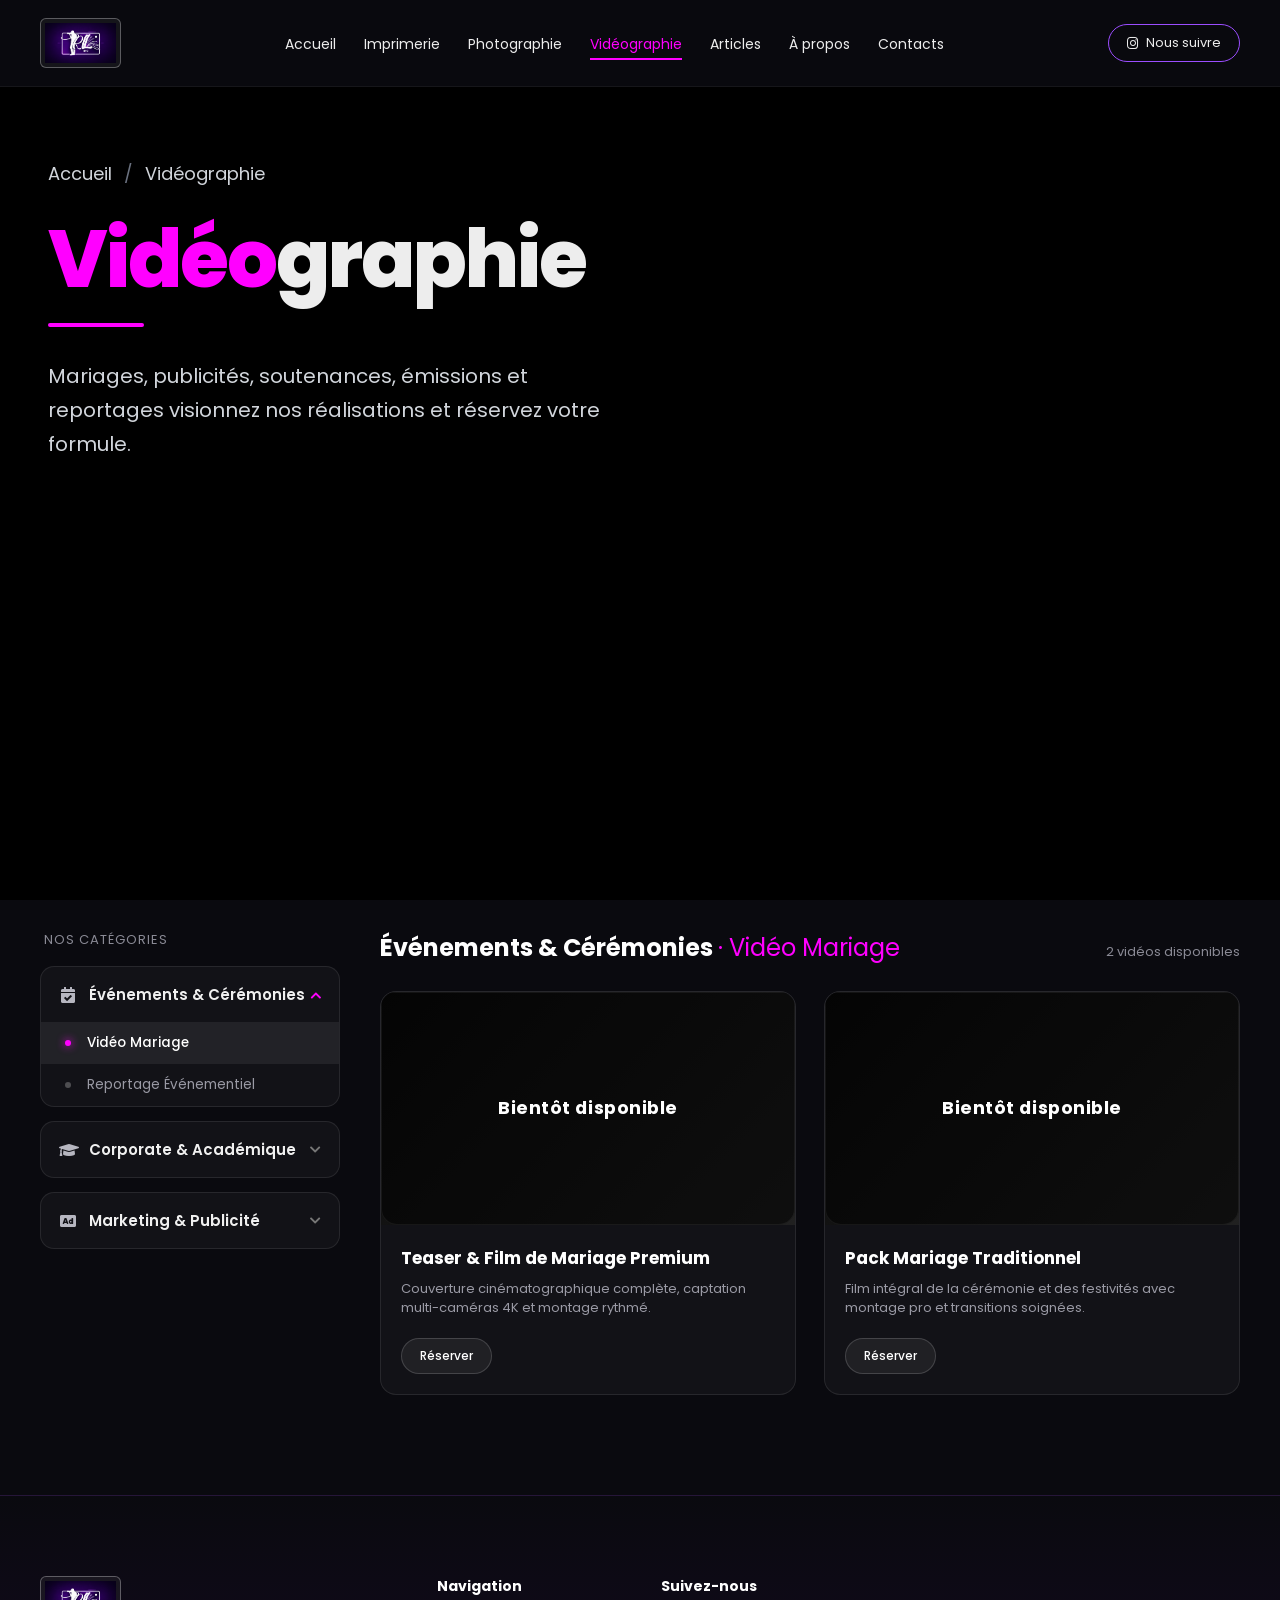
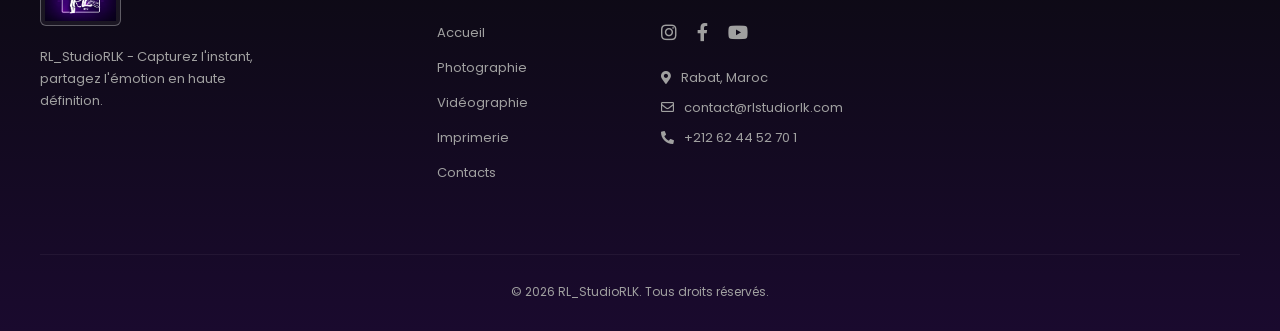
<file: vidéographie.html>
<!DOCTYPE html>
<html lang="fr">
<head>
    <meta charset="UTF-8">
    <meta name="viewport" content="width=device-width, initial-scale=1.0">
    <title>RL_STUDIORLK - Vidéographie</title>
    <link rel="stylesheet" href="https://cdnjs.cloudflare.com/ajax/libs/font-awesome/5.15.3/css/all.min.css">
    <link href="https://fonts.googleapis.com/css2?family=Poppins:wght@300;400;500;600;700;800&display=swap" rel="stylesheet">
    <style>
        :root {
            --primary: #9b4dff;
            --primary-dark: #6a1b9a;
            --accent: #ff00ff;
            --bg-dark: #0a0a0f;
            --text-light: #ffffff;
            --text-gray: #a0a0a0;
            --nav-bg: rgba(10, 10, 15, 0.97);
        }
        * { margin: 0; padding: 0; box-sizing: border-box; font-family: 'Poppins', sans-serif; }
        body { background-color: #0a0a0f; color: #ededed; overflow-x: hidden; }
        a { text-decoration: none; color: inherit; }
        ul { list-style: none; }
        .container { max-width: 1600px; margin: 0 auto; padding: 0 40px; }

        /* ===== ANIMATIONS ===== */
        .reveal { opacity: 0; transform: translateX(-60px); transition: opacity 0.7s ease, transform 0.7s ease; }
        .reveal.from-right { transform: translateX(60px); }
        .reveal.from-bottom { transform: translateY(40px); }
        .reveal.visible { opacity: 1; transform: translate(0, 0); }
        .reveal.delay-1 { transition-delay: 0.1s; }
        .reveal.delay-2 { transition-delay: 0.2s; }
        .reveal.delay-3 { transition-delay: 0.3s; }

        /* ===== NAVBAR ===== */
        nav { position: fixed; top: 0; left: 0; right: 0; z-index: 1000; background: var(--nav-bg); padding: 18px 0; border-bottom: 1px solid rgba(255,255,255,0.05); backdrop-filter: blur(10px); }
        nav .container { display: flex; justify-content: space-between; align-items: center; }
        .logo { font-weight: 700; font-size: 22px; display: flex; align-items: center; gap: 10px; z-index: 1100; position: relative; }
        .logo-box { border: 1px solid rgba(255,255,255,0.3); padding: 4px; border-radius: 6px; display: flex; align-items: center; justify-content: center; background: rgba(255,255,255,0.05); }
        .logo-box img { height: 40px; width: auto; display: block; object-fit: contain; }
        .nav-links { display: flex; gap: 28px; }
        .nav-links li a { font-size: 14px; font-weight: 400; transition: color 0.3s; }
        .nav-links li a:hover { color: var(--primary); }
        .nav-links li a.active { color: var(--accent); border-bottom: 2px solid var(--accent); padding-bottom: 4px; }
        .btn-follow { border: 1px solid var(--primary); padding: 8px 18px; border-radius: 20px; display: flex; align-items: center; gap: 8px; font-size: 13px; transition: background 0.3s, color 0.3s; white-space: nowrap; }
        .btn-follow:hover { background: var(--primary); color: white; }

        /* ===== HAMBURGER ===== */
        .mobile-close { position: absolute; top: 24px; right: 24px; width: 44px; height: 44px; background: rgba(255,255,255,0.08); border: 1px solid rgba(255,255,255,0.25); border-radius: 50%; display: flex; justify-content: center; align-items: center; cursor: pointer; z-index: 10; padding: 0; transition: background 0.3s, border-color 0.3s; }
        .mobile-close:hover { background: rgba(255,255,255,0.15); border-color: white; }
        .mobile-close span { display: block; width: 20px; height: 2px; background: #fff; border-radius: 2px; position: absolute; }
        .mobile-close span:nth-child(1) { transform: rotate(45deg); }
        .mobile-close span:nth-child(2) { transform: rotate(-45deg); }
        .hamburger { display: none; flex-direction: column; justify-content: center; align-items: center; gap: 5px; width: 40px; height: 40px; cursor: pointer; z-index: 1200; position: relative; border: 1px solid rgba(255,255,255,0.15); border-radius: 8px; padding: 8px; background: transparent; transition: border-color 0.3s; }
        .hamburger:hover { border-color: var(--primary); }
        .hamburger.open { border-color: rgba(255,255,255,0.5); background: rgba(255,255,255,0.05); }
        .hamburger span { display: block; width: 22px; height: 2px; background: #fff; border-radius: 2px; transition: all 0.35s cubic-bezier(0.4,0,0.2,1); transform-origin: center; }
        .hamburger.open span:nth-child(1) { transform: translateY(7px) rotate(45deg); }
        .hamburger.open span:nth-child(2) { opacity: 0; transform: scaleX(0); }
        .hamburger.open span:nth-child(3) { transform: translateY(-7px) rotate(-45deg); }
        .mobile-menu { display: none; position: fixed; top: 0; left: 0; right: 0; bottom: 0; background: var(--bg-dark); z-index: 1100; flex-direction: column; justify-content: center; align-items: center; opacity: 0; pointer-events: none; transition: opacity 0.4s ease; }
        .mobile-menu.open { opacity: 1; pointer-events: all; }
        .mobile-menu::before { content: ''; position: absolute; top: -200px; right: -200px; width: 600px; height: 600px; background: radial-gradient(circle, rgba(155,77,255,0.12) 0%, transparent 70%); pointer-events: none; }
        .mobile-menu::after { content: ''; position: absolute; bottom: -200px; left: -200px; width: 500px; height: 500px; background: radial-gradient(circle, rgba(255,0,255,0.08) 0%, transparent 70%); pointer-events: none; }
        .mobile-nav-links { display: flex; flex-direction: column; align-items: center; gap: 8px; width: 100%; padding: 0 30px; position: relative; z-index: 1; }
        .mobile-nav-links li { width: 100%; text-align: center; opacity: 0; transform: translateY(20px); transition: opacity 0.4s ease, transform 0.4s ease; }
        .mobile-menu.open .mobile-nav-links li { opacity: 1; transform: translateY(0); }
        .mobile-menu.open .mobile-nav-links li:nth-child(1){transition-delay:.1s}
        .mobile-menu.open .mobile-nav-links li:nth-child(2){transition-delay:.17s}
        .mobile-menu.open .mobile-nav-links li:nth-child(3){transition-delay:.24s}
        .mobile-menu.open .mobile-nav-links li:nth-child(4){transition-delay:.31s}
        .mobile-menu.open .mobile-nav-links li:nth-child(5){transition-delay:.38s}
        .mobile-menu.open .mobile-nav-links li:nth-child(6){transition-delay:.45s}
        .mobile-nav-links li a { display: block; font-size: 28px; font-weight: 600; color: white; padding: 14px 0; letter-spacing: 1px; transition: color 0.3s; border-bottom: 1px solid rgba(255,255,255,0.06); }
        .mobile-nav-links li:last-child a { border-bottom: none; }
        .mobile-nav-links li a:hover, .mobile-nav-links li a.active { color: var(--accent); }
        .mobile-follow { margin-top: 40px; opacity: 0; transform: translateY(20px); transition: opacity 0.4s ease 0.55s, transform 0.4s ease 0.55s; position: relative; z-index: 1; }
        .mobile-menu.open .mobile-follow { opacity: 1; transform: translateY(0); }
        .mobile-follow a { display: flex; align-items: center; gap: 10px; background: linear-gradient(90deg,#9b4dff,#ff00ff); padding: 14px 40px; border-radius: 30px; font-size: 15px; font-weight: 600; color: white; }
        .mobile-social { display: flex; gap: 24px; margin-top: 30px; opacity: 0; transform: translateY(20px); transition: opacity 0.4s ease 0.62s, transform 0.4s ease 0.62s; position: relative; z-index: 1; }
        .mobile-menu.open .mobile-social { opacity: 1; transform: translateY(0); }
        .mobile-social a { color: var(--text-gray); font-size: 20px; transition: color 0.3s; }
        .mobile-social a:hover { color: var(--accent); }

        /* ===== PAGE HEADER AVEC VIDÉO ===== */
        .page-header {
            position: relative;
            min-height: 100vh;
            overflow: hidden;
            background: #000;
            display: flex;
            flex-direction: column;
        }

        /* Vidéo à droite sur 65% */
        .page-header-video {
            position: absolute;
            top: 0; right: 0;
            width: 65%;
            height: 100%;
            z-index: 0;
            overflow: hidden;
        }

        .page-header-video video {
            width: 100%;
            height: 100%;
            object-fit: cover;
            object-position: center;
            display: block;
        }

        /* Dégradé gauche identique au header photo */
        .page-header-fade {
            position: absolute;
            inset: 0;
            background: linear-gradient(90deg, #000 30%, rgba(0,0,0,0.6) 48%, rgba(0,0,0,0) 70%);
            z-index: 1;
        }

        /* Contenu texte */
        .page-header-content {
            position: relative;
            z-index: 2;
            padding: 160px 48px 80px;
            max-width: 700px;
        }

        .breadcrumb {
            display: flex;
            align-items: center;
            gap: 12px;
            font-size: 18px;
            color: #d1d5db;
            margin-bottom: 32px;
        }
        .breadcrumb a { color: #d1d5db; transition: color 0.3s; }
        .breadcrumb a:hover { color: #fff; }
        .breadcrumb .sep { color: #6b7280; }

        .page-header h1 {
            font-size: 80px;
            font-weight: 800;
            line-height: 1.0;
            letter-spacing: -2px;
            margin-bottom: 0;
        }
        .page-header h1 .rl-accent { color: var(--accent); }

        .header-divider {
            width: 96px;
            height: 4px;
            background: var(--accent);
            border-radius: 999px;
            margin: 24px 0 32px;
        }

        .page-sub {
            font-size: 20px;
            color: #d1d5db;
            max-width: 560px;
            line-height: 1.7;
        }

        /* Bouton play/pause discret */
        .video-ctrl {
            position: absolute;
            bottom: 24px;
            right: 30px;
            z-index: 3;
            width: 44px;
            height: 44px;
            border-radius: 50%;
            background: rgba(255,255,255,0.1);
            border: 1px solid rgba(255,255,255,0.25);
            display: flex;
            align-items: center;
            justify-content: center;
            cursor: pointer;
            transition: background 0.3s;
            color: white;
            font-size: 14px;
        }
        .video-ctrl:hover { background: rgba(155,77,255,0.4); border-color: var(--primary); }
        .video-ctrl {
    display: none;
}

        /* ===== LAYOUT ===== */
        .shop { padding: 30px 0 100px; }
        .video-layout { display: grid; grid-template-columns: 300px 1fr; gap: 40px; align-items: start; }

        /* ----- SIDEBAR ----- */
        .sidebar { position: sticky; top: 100px; }
        .sidebar-title { font-size: 13px; text-transform: uppercase; letter-spacing: 1px; color: #8a8a95; margin-bottom: 16px; padding-left: 4px; }
        .format-group { background: rgba(255,255,255,0.035); border: 1px solid rgba(255,255,255,0.09); border-radius: 14px; margin-bottom: 14px; overflow: hidden; }
        .group-header { display: flex; justify-content: space-between; align-items: center; padding: 16px 18px; cursor: pointer; font-size: 15px; font-weight: 600; color: #f0f0f0; transition: background 0.25s; }
        .group-header:hover { background: rgba(255,255,255,0.05); }
        .group-header .g-label { display: flex; align-items: center; gap: 12px; }
        .group-header .g-label i { color: #b6b6c0; font-size: 16px; width: 18px; text-align: center; }
        .group-header .arrow { font-size: 12px; color: #777; transition: transform 0.3s; }
        .format-group.open .group-header .arrow { transform: rotate(180deg); color: var(--accent); }
        .group-items { max-height: 0; overflow: hidden; transition: max-height 0.35s ease; }
        .format-group.open .group-items { max-height: 600px; }
        .sub-item { font-size: 13.5px; color: #9a9aa5; padding: 11px 18px 11px 46px; cursor: pointer; position: relative; transition: background 0.2s, color 0.2s; }
        .sub-item::before { content: ''; position: absolute; left: 24px; top: 50%; transform: translateY(-50%); width: 6px; height: 6px; border-radius: 50%; background: rgba(255,255,255,0.25); transition: background 0.2s; }
        .sub-item:hover { color: #ffffff; background: rgba(255,255,255,0.045); }
        .sub-item:hover::before { background: #b6b6c0; }
        .sub-item.active { color: #ffffff; background: rgba(255,255,255,0.07); font-weight: 500; }
        .sub-item.active::before { background: var(--accent); box-shadow: 0 0 8px var(--accent); }

        /* ----- PRODUITS VIDÉO ----- */
        .product-head { display: flex; justify-content: space-between; align-items: baseline; margin-bottom: 26px; flex-wrap: wrap; gap: 10px; }
        .product-head h2 { font-size: 24px; color: #ffffff; }
        .product-head h2 span { color: var(--accent); font-weight: 400; }
        .product-count { font-size: 13px; color: #8a8a95; }

        .product-grid { display: grid; grid-template-columns: repeat(2,1fr); gap: 28px; }
        .product-card { background: rgba(255,255,255,0.035); border: 1px solid rgba(255,255,255,0.09); border-radius: 16px; overflow: hidden; transition: transform 0.3s, border-color 0.3s, box-shadow 0.3s; display: flex; flex-direction: column; opacity: 0; transform: translateY(18px); }
        .product-card.show { opacity: 1; transform: translateY(0); transition: opacity 0.45s ease, transform 0.45s ease; }
        .product-card:hover { border-color: rgba(255,255,255,0.22); box-shadow: 0 18px 44px rgba(0,0,0,0.5); }

        .video-container { position: relative; width: 100%; padding-top: 56.25%; background: linear-gradient(135deg, rgba(10,10,10,0.95), rgba(34,34,34,0.95)); display: flex; align-items: center; justify-content: center; }
        .video-container iframe { position: absolute; top: 0; left: 0; width: 100%; height: 100%; border: 0; }
        .video-unavailable {
            position: absolute;
            inset: 0;
            display: flex;
            align-items: center;
            justify-content: center;
            padding: 20px;
            text-align: center;
            color: #ffffff;
            font-size: 1.1rem;
            font-weight: 700;
            letter-spacing: 0.03em;
            background: rgba(0, 0, 0, 0.55);
            border-radius: 0 0 16px 16px;
            box-shadow: inset 0 0 0 1px rgba(255,255,255,0.06);
        }

        .product-info { padding: 20px; display: flex; flex-direction: column; flex: 1; }
        .product-info h3 { font-size: 17px; margin-bottom: 8px; color: #ffffff; }
        .product-info p { font-size: 13px; color: #9a9aa5; line-height: 1.5; margin-bottom: 20px; flex: 1; }
        .product-footer { display: flex; justify-content: space-between; align-items: center; margin-top: auto; }
        .product-price { font-size: 13px; color: #cfcfd6; }
        .product-price b { color: var(--accent); font-size: 16px; }
        .btn-order { background: rgba(255,255,255,0.06); border: 1px solid rgba(255,255,255,0.16); color: #ffffff; font-size: 12px; font-weight: 500; padding: 8px 18px; border-radius: 18px; transition: background 0.3s, border-color 0.3s, color 0.3s; cursor: pointer; }
        .btn-order:hover { background: var(--accent); border-color: var(--accent); color: #ffffff; }

        /* ===== FOOTER ===== */
        footer { padding: 80px 0 30px; background: linear-gradient(to bottom, #0a0a0f, #1a0a2e); border-top: 1px solid rgba(255,255,255,0.05); }
        .footer-grid { display: grid; grid-template-columns: 2fr 1fr 1fr 2fr; gap: 50px; margin-bottom: 60px; }
        .footer-logo-desc p { font-size: 13px; color: var(--text-gray); margin-top: 20px; max-width: 250px; line-height: 1.7; }
        .footer-col h4 { font-size: 14px; margin-bottom: 22px; color: var(--text-light); }
        .footer-col ul li { margin-bottom: 10px; }
        .footer-col ul li a { font-size: 13px; color: var(--text-gray); transition: color 0.3s; }
        .footer-col ul li a:hover { color: var(--primary); }
        .footer-contact p { font-size: 13px; color: var(--text-gray); margin-bottom: 10px; display: flex; align-items: center; gap: 10px; }
        .social-icons { display: flex; gap: 20px; }
        .social-icons a { color: var(--text-gray); font-size: 18px; transition: color 0.3s; }
        .social-icons a:hover { color: var(--accent); }
        .footer-bottom { border-top: 1px solid rgba(255,255,255,0.05); padding-top: 28px; text-align: center; font-size: 12px; color: var(--text-gray); }

        /* ===== RESPONSIVE TABLET ===== */
        @media (max-width: 1024px) {
            .product-grid { grid-template-columns: 1fr; }
        }
        @media (max-width: 900px) {
            .nav-links, .btn-follow { display: none; }
            .hamburger { display: flex; }
            .mobile-menu { display: flex; }
            .container { padding: 0 28px; }
            .page-header-video { width: 100%; opacity: 0.3; }
            .page-header-fade { background: rgba(0,0,0,0.65); }
            .page-header-content { padding: 130px 28px 60px; }
            .page-header h1 { font-size: 48px; letter-spacing: -1px; }
            .page-sub { font-size: 16px; }
            .video-layout { grid-template-columns: 1fr; gap: 30px; }
            .sidebar { position: static; }
            .footer-grid { grid-template-columns: 1fr 1fr; gap: 35px; }
            .footer-logo-desc { grid-column: 1 / -1; }
        }
        @media (max-width: 600px) {
            .page-header-content { padding: 120px 20px 50px; }
            .page-header h1 { font-size: 36px; letter-spacing: 0; }
            .page-sub { font-size: 15px; }
            .header-divider { width: 60px; }
            .breadcrumb { font-size: 15px; }
            .footer-grid { grid-template-columns: 1fr; gap: 30px; }
            footer { padding: 60px 0 25px; }
        }
    </style>
</head>
<body>

    <!-- ==================== NAVBAR ==================== -->
    <nav>
        <div class="container">
            <a href="index.html" class="logo"><div class="logo-box"><img src="LOGO.png" alt="RL Studio Logo"></div></a>
            <ul class="nav-links">
                <li><a href="index.html">Accueil</a></li>
                <li><a href="imprimerie.html">Imprimerie</a></li>
                <li><a href="photographie.html">Photographie</a></li>
                <li><a href="vidéographie.html" class="active">Vidéographie</a></li>
                <li><a href="articles.html">Articles</a></li>
            
                <li><a href="a propos.html">À propos</a></li>
                <li><a href="contacts.html">Contacts</a></li>
            </ul>
            <a href="https://www.instagram.com/rl_studiorlk/" target="_blank" rel="noopener noreferrer" class="btn-follow"><i class="fab fa-instagram"></i> Nous suivre</a>
            <button class="hamburger" id="hamburger" aria-label="Ouvrir le menu"><span></span><span></span><span></span></button>
        </div>
    </nav>

    <!-- ==================== MOBILE MENU ==================== -->
    <div class="mobile-menu" id="mobileMenu">
        <button class="mobile-close" id="mobileClose" aria-label="Fermer le menu"><span></span><span></span></button>
        <ul class="mobile-nav-links">
            <li><a href="index.html">Accueil</a></li>
            <li><a href="imprimerie.html">Imprimerie</a></li>
            <li><a href="photographie.html">Photographie</a></li>
            <li><a href="vidéographie.html" class="active">Vidéographie</a></li>
            <li><a href="articles.html">Articles</a></li>
            <li><a href="a propos.html">À propos</a></li>
            <li><a href="contacts.html">Contacts</a></li>
        </ul>
        <div class="mobile-follow"><a href="https://www.instagram.com/rl_studiorlk/" target="_blank" rel="noopener noreferrer"><i class="fab fa-instagram"></i> Nous suivre</a></div>
        <div class="mobile-social">
            <a href="https://www.instagram.com/rl_studiorlk/" target="_blank" rel="noopener noreferrer"><i class="fab fa-instagram"></i></a>
            <a href="https://www.facebook.com/rlstudiorlk" target="_blank" rel="noopener noreferrer"><i class="fab fa-facebook-f"></i></a>
           
            <a href="#"><i class="fab fa-youtube"></i></a>
        </div>
    </div>

    <!-- ==================== PAGE HEADER VIDÉO ==================== -->
    <section class="page-header">

        <!-- Vidéo droite 65% ← remplaceTA_VIDEO.mp4 par ton fichier -->
        <div class="page-header-video">
            <video id="headerVideo" autoplay muted loop playsinline preload="auto">
                <source src="k.mp4" type="video/mp4">
            </video>
        </div>

        <!-- Dégradé gauche -->
        <div class="page-header-fade"></div>

        <!-- Contenu texte -->
        <div class="page-header-content">
            <div class="breadcrumb reveal">
                <a href="index.html">Accueil</a>
                <span class="sep">/</span>
                <span>Vidéographie</span>
            </div>
            <h1 class="reveal delay-1">
                <span class="rl-accent">Vidéo</span>graphie
            </h1>
            <div class="header-divider reveal delay-2"></div>
            <p class="page-sub reveal delay-3">
                Mariages, publicités, soutenances, émissions et reportages  visionnez nos réalisations et réservez votre formule.
            </p>
        </div>

        <!-- Bouton play/pause -->
        <button class="video-ctrl" id="videoCtrl" title="Pause/Play">
            <i class="fas fa-pause" id="videoCtrlIcon"></i>
        </button>

    </section>

    <!-- ==================== SHOP ==================== -->
    <section class="shop">
        <div class="container">
            <div class="video-layout">
                <aside class="sidebar reveal">
                    <p class="sidebar-title">Nos Catégories</p>
                    <div id="sidebarNav"></div>
                </aside>
                <div class="product-area">
                    <div class="product-head">
                        <h2 id="rubriqueTitle">Événements <span id="subTitle">· Vidéo mariage</span></h2>
                        <span class="product-count" id="productCount"></span>
                    </div>
                    <div class="product-grid" id="productGrid"></div>
                </div>
            </div>
        </div>
    </section>

    <!-- ==================== FOOTER ==================== -->
    <footer>
        <div class="container">
            <div class="footer-grid">
                <div class="footer-logo-desc">
                    <div class="logo"><div class="logo-box"><img src="LOGO.png" alt="RL Studio Logo"></div></div>
                    <p>RL_StudioRLK - Capturez l'instant, partagez l'émotion en haute définition.</p>
                </div>
                <div class="footer-col">
                    <h4>Navigation</h4>
                    <ul>
                        <li><a href="index.html">Accueil</a></li>
                        <li><a href="photographie.html">Photographie</a></li>
                        <li><a href="vidéographie.html">Vidéographie</a></li>
                        <li><a href="imprimerie.html">Imprimerie</a></li>
                        <li><a href="contacts.html">Contacts</a></li>
                    </ul>
                </div>
               
                <div class="footer-col">
                    <h4>Suivez-nous</h4>
                    <div class="social-icons" style="margin-bottom:22px;">
                        <a href="https://www.instagram.com/rl_studiorlk/" target="_blank" rel="noopener noreferrer"><i class="fab fa-instagram"></i></a>
                        <a href="https://www.facebook.com/rlstudiorlk" target="_blank" rel="noopener noreferrer"><i class="fab fa-facebook-f"></i></a>
                     
                        <a href="#"><i class="fab fa-youtube"></i></a>
                    </div>
                    <div class="footer-contact">
                        <p><i class="fas fa-map-marker-alt"></i> Rabat, Maroc</p>
                        <p><i class="far fa-envelope"></i> contact@rlstudiorlk.com</p>
                        <p><i class="fas fa-phone-alt"></i> +212 62 44 52 70 1</p>
                    </div>
                </div>
            </div>
            <div class="footer-bottom">&copy; 2026 RL_StudioRLK. Tous droits réservés.</div>
        </div>
    </footer>

    <script>
        /* ===== HAMBURGER ===== */
        const hamburger = document.getElementById('hamburger');
        const mobileMenu = document.getElementById('mobileMenu');
        const mobileClose = document.getElementById('mobileClose');
        function openMenu(){ hamburger.classList.add('open'); mobileMenu.classList.add('open'); document.body.style.overflow='hidden'; }
        function closeMenu(){ hamburger.classList.remove('open'); mobileMenu.classList.remove('open'); document.body.style.overflow=''; }
        hamburger.addEventListener('click', openMenu);
        mobileClose.addEventListener('click', closeMenu);
        mobileMenu.querySelectorAll('a').forEach(l => l.addEventListener('click', closeMenu));

        /* ===== BOUTON PLAY / PAUSE VIDÉO HEADER ===== */
        const headerVideo = document.getElementById('headerVideo');
        const videoCtrl = document.getElementById('videoCtrl');
        const videoCtrlIcon = document.getElementById('videoCtrlIcon');
        let playing = true;

        videoCtrl.addEventListener('click', () => {
            if(playing){
                headerVideo.pause();
                videoCtrlIcon.className = 'fas fa-play';
            } else {
                headerVideo.play();
                videoCtrlIcon.className = 'fas fa-pause';
            }
            playing = !playing;
        });

        /* ===== CATALOGUE VIDEOGRAPHIE ===== */
        const catalog = {
            evenements: {
                label: "Événements & Cérémonies", icon: "fa-calendar-check",
                subs: {
                    "mariage": { label: "Vidéo Mariage", icon: "fa-heart", products: [
                        { name: "Teaser & Film de Mariage Premium", desc: "Couverture cinématographique complète, captation multi-caméras 4K et montage rythmé.", price: "4 500 DH", unit: "/ forfait", youtubeId: "YhLUS0ovpwo" },
                        { name: "Pack Mariage Traditionnel", desc: "Film intégral de la cérémonie et des festivités avec montage pro et transitions soignées.", price: "3 000 DH", unit: "/ forfait", youtubeId: "uhIeBZK-7YI" }
                    ]},
                    "reportage": { label: "Reportage Événementiel", icon: "fa-camera-retro", products: [
                        { name: "Aftermovie Événementiel", desc: "Vidéo dynamique résumant vos séminaires, lancements de marque ou soirées privées.", price: "2 500 DH", unit: "/ jour", youtubeId: "BZBM1lvEUQ" },
                        { name: "Reportage Documentaire", desc: "Interviews, plans d'illustration (B-roll) et narration complète pour vos projets.", price: "3 500 DH", unit: "/ projet", youtubeId: "9qkCCvxQBjs" }
                    ]}
                }
            },
            academique: {
                label: "Corporate & Académique", icon: "fa-graduation-cap",
                subs: {
                    "soutenance": { label: "Captation Soutenance", icon: "fa-university", products: [
                        { name: "Pack Soutenance Souvenir", desc: "Enregistrement complet de la présentation face au jury, son clair et capsule résumé de 3 min.", price: "800 DH", unit: "/ forfait", youtubeId: "qnFF5D60_b" },
                        { name: "Reportage Académique Premium", desc: "Captation intégrale, photos du protocole et montage vidéo souvenir avec vos proches.", price: "1 200 DH", unit: "/ forfait", youtubeId: "1FjY_QnEM7o" }
                    ]},
                    "emission": { label: "Émissions & Talk-Shows", icon: "fa-tv", products: [
                        { name: "Production d'Émission Web / Podcast", desc: "Mise en place du plateau, gestion de l'éclairage, mixage audio et montage multi-cam.", price: "2 000 DH", unit: "/ épisode", youtubeId: "dQw4w9WgXcQ" }
                    ]}
                }
            },
            business: {
                label: "Marketing & Publicité", icon: "fa-ad",
                subs: {
                    "publicite": { label: "Spot Publicitaire", icon: "fa-bullhorn", products: [
                        { name: "Spot Commercial Réseaux Sociaux", desc: "Format court (30s à 1 min), ultra-dynamique, idéal pour Instagram, TikTok et Facebook Ads.", price: "1 800 DH", unit: "/ vidéo", youtubeId: "VideoId1" },
                        { name: "Vidéo Institutionnelle / Brand Movie", desc: "Présentation haut de gamme de l'histoire, des locaux et du savoir-faire de votre entreprise.", price: "5 000 DH", unit: "/ pack", youtubeId: "VideoId2" }
                    ]}
                }
            }
        };

        const sidebarNav = document.getElementById('sidebarNav');
        const productGrid = document.getElementById('productGrid');
        const rubriqueTitle = document.getElementById('rubriqueTitle');
        const productCount = document.getElementById('productCount');

        function buildSidebar(){
            let html = "";
            Object.keys(catalog).forEach(gKey => {
                const g = catalog[gKey];
                html += '<div class="format-group" data-group="' + gKey + '">';
                html += '  <div class="group-header"><span class="g-label"><i class="fas ' + g.icon + '"></i> ' + g.label + '</span><i class="fas fa-chevron-down arrow"></i></div>';
                html += '  <ul class="group-items">';
                Object.keys(g.subs).forEach(sKey => {
                    html += '<li class="sub-item" data-group="' + gKey + '" data-sub="' + sKey + '">' + g.subs[sKey].label + '</li>';
                });
                html += '  </ul>';
                html += '</div>';
            });
            sidebarNav.innerHTML = html;

            document.querySelectorAll('.group-header').forEach(header => {
                header.addEventListener('click', () => {
                    const group = header.parentElement;
                    const wasOpen = group.classList.contains('open');
                    document.querySelectorAll('.format-group').forEach(g => g.classList.remove('open'));
                    if(!wasOpen){
                        group.classList.add('open');
                        const firstSub = group.querySelector('.sub-item');
                        if(firstSub) selectSub(firstSub.dataset.group, firstSub.dataset.sub);
                    }
                });
            });

            document.querySelectorAll('.sub-item').forEach(item => {
                item.addEventListener('click', () => selectSub(item.dataset.group, item.dataset.sub));
            });
        }

        function selectSub(gKey, sKey){
            const group = catalog[gKey];
            const sub = group.subs[sKey];

            document.querySelectorAll('.sub-item').forEach(i => i.classList.remove('active'));
            const clickedItem = document.querySelector(`.sub-item[data-group="${gKey}"][data-sub="${sKey}"]`);
            if(clickedItem) clickedItem.classList.add('active');

            rubriqueTitle.innerHTML = group.label + ' <span>· ' + sub.label + '</span>';
            productCount.innerText = sub.products.length + (sub.products.length > 1 ? " vidéos disponibles" : " vidéo disponible");

            let gridHtml = "";
            sub.products.forEach(p => {
                gridHtml += `
                <div class="product-card show">
                    <div class="video-container">
                        <!-- <iframe src="https://www.youtube.com/embed/${p.youtubeId}?rel=0"
                                title="${p.name}"
                                allow="accelerometer; autoplay; clipboard-write; encrypted-media; gyroscope; picture-in-picture"
                                allowfullscreen>
                        </iframe> -->
                        <div class="video-unavailable">Bientôt disponible</div>
                    </div>
                    <div class="product-info">
                        <h3>${p.name}</h3>
                        <p>${p.desc}</p>
                        <div class="product-footer">
                            <button class="btn-order" onclick="window.location.href='contacts.html'">Réserver</button>
                        </div>
                    </div>
                </div>`;
            });
            productGrid.innerHTML = gridHtml;
        }

        window.addEventListener('DOMContentLoaded', () => {
            buildSidebar();
            const firstGroup = document.querySelector('.format-group');
            if(firstGroup){
                firstGroup.classList.add('open');
                const firstSub = firstGroup.querySelector('.sub-item');
                if(firstSub) selectSub(firstSub.dataset.group, firstSub.dataset.sub);
            }

            /* Force autoplay on load */
            if (headerVideo) {
                headerVideo.muted = true;
                headerVideo.playsInline = true;
                headerVideo.setAttribute('playsinline', '');
                headerVideo.setAttribute('muted', '');
                headerVideo.setAttribute('autoplay', '');
                headerVideo.play().catch(() => {
                    /* some browsers block auto play until user interaction */
                });
            }

            /* Scroll reveal */
            const observer = new IntersectionObserver((entries) => {
                entries.forEach(entry => { if(entry.isIntersecting){ entry.target.classList.add('visible'); observer.unobserve(entry.target); } });
            }, { threshold: 0.12, rootMargin: '0px 0px -40px 0px' });
            document.querySelectorAll('.reveal').forEach(el => observer.observe(el));
            document.querySelectorAll('.page-header .reveal, .sidebar.reveal').forEach(el => el.classList.add('visible'));
        });
    </script>
</body>
</html>
</file>
